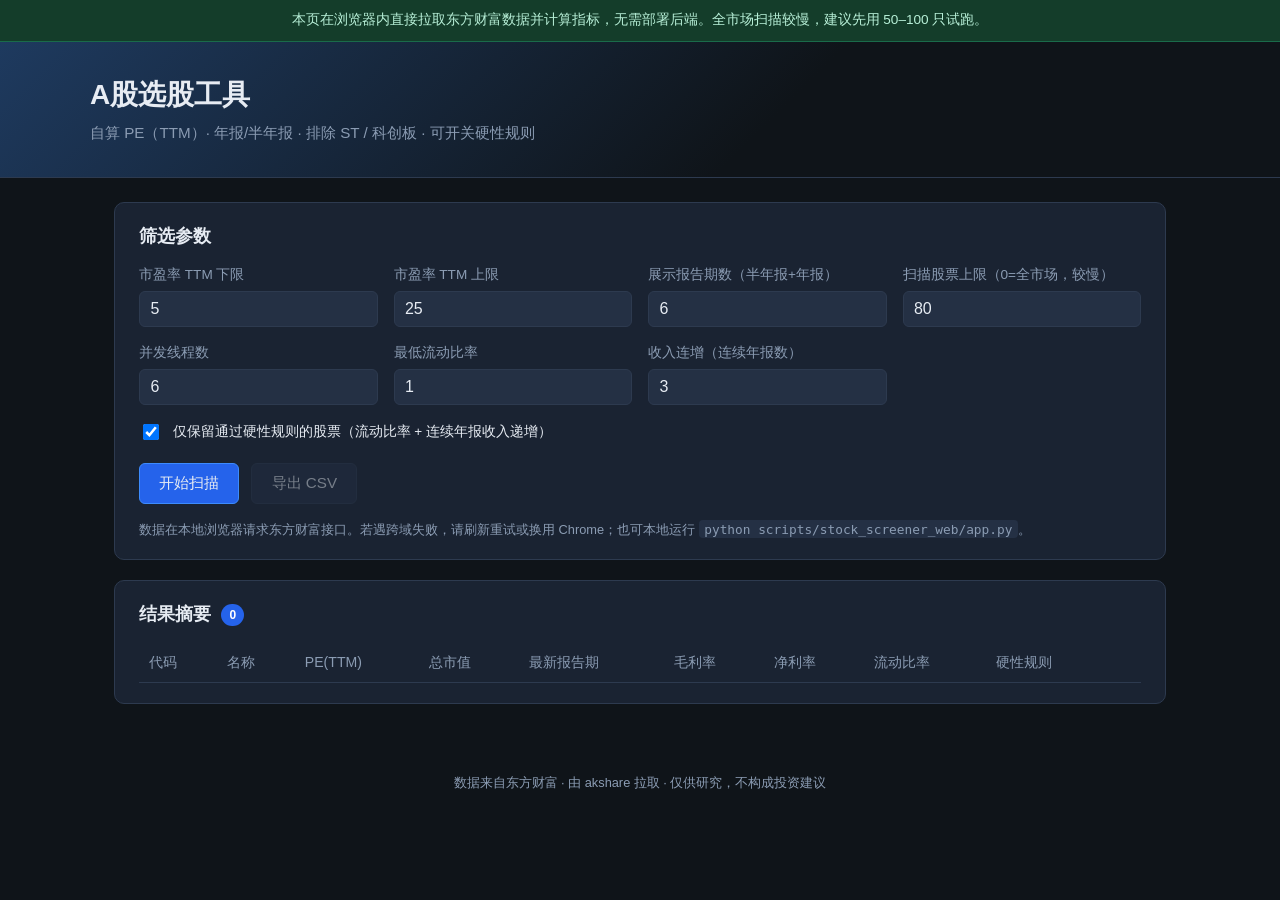
<file: docs/index.html>
<!DOCTYPE html>
<html lang="zh-CN">
<head>
  <meta charset="UTF-8" />
  <meta name="viewport" content="width=device-width, initial-scale=1" />
  <title>A股选股工具 · PE(TTM) + 财报指标</title>
  <link rel="stylesheet" href="style.css" />
</head>
<body>
  <div class="api-banner">
    本页在浏览器内直接拉取东方财富数据并计算指标，无需部署后端。全市场扫描较慢，建议先用 50–100 只试跑。
  </div>

  <header class="hero">
    <div class="hero-inner">
      <h1>A股选股工具</h1>
      <p class="subtitle">
        自算 PE（TTM）· 年报/半年报 · 排除 ST / 科创板 · 可开关硬性规则
      </p>
    </div>
  </header>

  <main class="container">
    <section class="card panel-form">
      <h2>筛选参数</h2>
      <form id="scanForm" class="form-grid">
        <label>
          <span>市盈率 TTM 下限</span>
          <input type="number" name="pe_min" value="5" step="0.1" min="0" />
        </label>
        <label>
          <span>市盈率 TTM 上限</span>
          <input type="number" name="pe_max" value="25" step="0.1" min="0" />
        </label>
        <label>
          <span>展示报告期数（半年报+年报）</span>
          <input type="number" name="periods" value="6" min="2" max="12" />
        </label>
        <label>
          <span>扫描股票上限（0=全市场，较慢）</span>
          <input type="number" name="limit" value="80" min="0" max="6000" />
        </label>
        <label>
          <span>并发线程数</span>
          <input type="number" name="max_workers" value="6" min="1" max="16" />
        </label>
        <label>
          <span>最低流动比率</span>
          <input type="number" name="min_current_ratio" value="1" step="0.1" min="0" />
        </label>
        <label>
          <span>收入连增（连续年报数）</span>
          <input type="number" name="revenue_growth_years" value="3" min="2" max="5" />
        </label>
        <label class="checkbox-row">
          <input type="checkbox" name="apply_hard_rules" checked />
          <span>仅保留通过硬性规则的股票（流动比率 + 连续年报收入递增）</span>
        </label>
      </form>
      <div class="actions">
        <button type="button" id="btnStart" class="btn primary">开始扫描</button>
        <button type="button" id="btnExport" class="btn" disabled>导出 CSV</button>
      </div>
      <p class="hint">
        数据在本地浏览器请求东方财富接口。若遇跨域失败，请刷新重试或换用 Chrome；也可本地运行
        <code>python scripts/stock_screener_web/app.py</code>。
      </p>
    </section>

    <section class="card panel-progress" id="progressPanel" hidden>
      <h2>扫描进度</h2>
      <div class="progress-bar"><div id="progressFill"></div></div>
      <p id="progressText" class="progress-text">准备中…</p>
    </section>

    <section class="card panel-summary">
      <h2>结果摘要 <span id="resultCount" class="badge">0</span></h2>
      <div class="table-wrap">
        <table id="summaryTable">
          <thead>
            <tr>
              <th>代码</th>
              <th>名称</th>
              <th>PE(TTM)</th>
              <th>总市值</th>
              <th>最新报告期</th>
              <th>毛利率</th>
              <th>净利率</th>
              <th>流动比率</th>
              <th>硬性规则</th>
              <th></th>
            </tr>
          </thead>
          <tbody></tbody>
        </table>
      </div>
    </section>

    <section class="card panel-detail" id="detailPanel" hidden>
      <h2>分期指标 <span id="detailTitle"></span></h2>
      <div class="table-wrap">
        <table id="detailTable">
          <thead>
            <tr>
              <th>报告期</th>
              <th>类型</th>
              <th>营业总收入</th>
              <th>营业总成本</th>
              <th>归母扣非净利润</th>
              <th>毛利润</th>
              <th>毛利率</th>
              <th>净利率</th>
              <th>流动资产</th>
              <th>流动负债</th>
              <th>流动比率</th>
            </tr>
          </thead>
          <tbody></tbody>
        </table>
      </div>
    </section>
  </main>

  <footer class="footer">
    <p>数据来自东方财富 · 由 akshare 拉取 · 仅供研究，不构成投资建议</p>
  </footer>
  <script src="config.js"></script>
  <script src="screener-core.js"></script>
  <script src="app.js"></script>
</body>
</html>
</file>
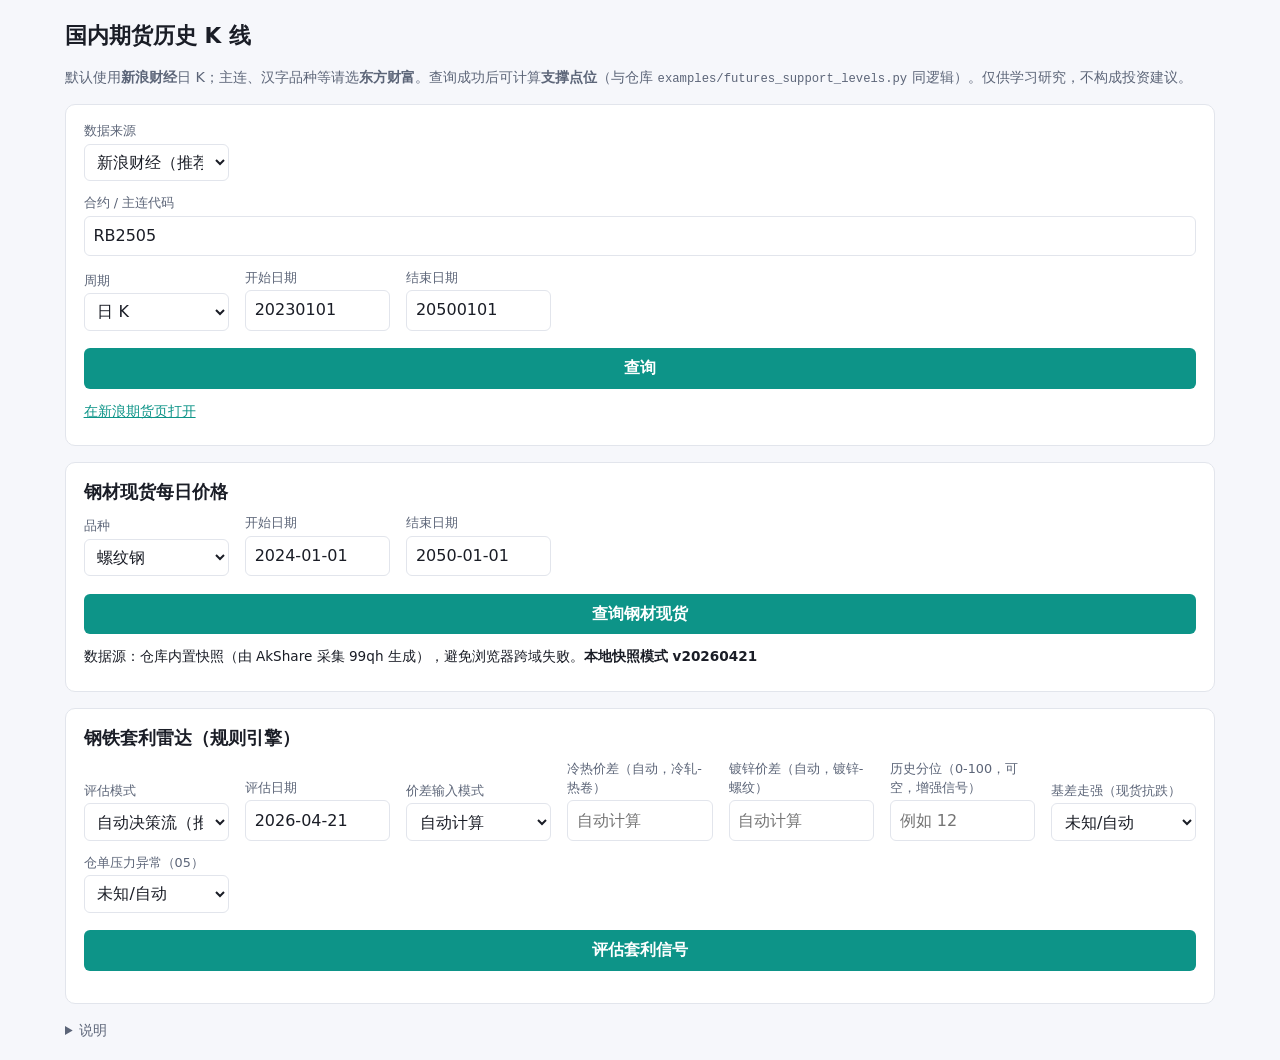
<file: docs/futures-tool/index.html>
<!DOCTYPE html>
<html lang="zh-CN">
<head>
  <meta charset="UTF-8" />
  <meta name="viewport" content="width=device-width, initial-scale=1" />
  <title>国内期货历史 K 线（静态页）</title>
  <style>
    :root {
      color-scheme: light dark;
      --bg: #f6f7fb;
      --card: #fff;
      --border: #e2e5ec;
      --text: #1a1d26;
      --muted: #5c6578;
      --accent: #0d9488;
      --err: #b91c1c;
    }
    @media (prefers-color-scheme: dark) {
      :root {
        --bg: #111318;
        --card: #1a1d24;
        --border: #2d3340;
        --text: #eef1f7;
        --muted: #9aa3b5;
        --accent: #2dd4bf;
        --err: #f87171;
      }
    }
    * { box-sizing: border-box; }
    body {
      margin: 0;
      font-family: "Segoe UI", system-ui, -apple-system, sans-serif;
      background: var(--bg);
      color: var(--text);
      line-height: 1.5;
      padding: 1.25rem;
    }
    .wrap { max-width: 1150px; margin: 0 auto; }
    h1 { font-size: 1.35rem; margin: 0 0 0.35rem; font-weight: 650; }
    h2 { font-size: 1.1rem; margin: 0 0 0.5rem; font-weight: 650; }
    .sub { color: var(--muted); font-size: 0.9rem; margin-bottom: 1rem; }
    .card {
      background: var(--card);
      border: 1px solid var(--border);
      border-radius: 10px;
      padding: 1rem 1.1rem;
      margin-bottom: 1rem;
    }
    label { display: block; font-size: 0.8rem; color: var(--muted); margin-bottom: 0.2rem; }
    .row {
      display: grid;
      grid-template-columns: repeat(auto-fill, minmax(140px, 1fr));
      gap: 0.75rem 1rem;
      align-items: end;
    }
    input, select, button {
      font: inherit;
      padding: 0.45rem 0.55rem;
      border-radius: 6px;
      border: 1px solid var(--border);
      background: var(--card);
      color: var(--text);
      width: 100%;
    }
    button.primary {
      grid-column: 1 / -1;
      background: var(--accent);
      color: #fff;
      border-color: transparent;
      font-weight: 600;
      cursor: pointer;
      margin-top: 0.35rem;
    }
    button.primary:disabled { opacity: 0.55; cursor: not-allowed; }
    .links { font-size: 0.85rem; margin-top: 0.75rem; }
    .links a { color: var(--accent); }
    #msg, #steelMsg { margin: 0.5rem 0; font-size: 0.9rem; white-space: pre-wrap; }
    #msg.err, #steelMsg.err { color: var(--err); }
    .table-wrap { overflow: auto; max-height: 62vh; border: 1px solid var(--border); border-radius: 8px; }
    table { border-collapse: collapse; width: 100%; font-size: 0.82rem; }
    th, td { padding: 0.35rem 0.5rem; border-bottom: 1px solid var(--border); text-align: right; white-space: nowrap; }
    th:first-child, td:first-child { text-align: left; position: sticky; left: 0; background: var(--card); z-index: 1; }
    thead th { position: sticky; top: 0; background: var(--card); z-index: 2; font-weight: 600; }
    code { font-size: 0.85em; }
    details { font-size: 0.85rem; color: var(--muted); margin-top: 0.75rem; }
    #supportCard dl { margin: 0; font-size: 0.9rem; }
    #supportCard dt { color: var(--muted); margin-top: 0.45rem; }
    #supportCard dt:first-child { margin-top: 0; }
    #supportCard dd { margin: 0.15rem 0 0 0; font-weight: 500; }
    .sent-bull { color: #15803d; }
    .sent-bear { color: var(--err); }
    .signal-green { color: #15803d; font-weight: 700; }
    .signal-red { color: var(--err); font-weight: 700; }
    .signal-yellow { color: #a16207; font-weight: 700; }
    .signal-blue { color: #1d4ed8; font-weight: 700; }
    .signal-gray { color: var(--muted); font-weight: 700; }
  </style>
</head>
<body>
  <div class="wrap">
    <h1>国内期货历史 K 线</h1>
    <p class="sub">默认使用<strong>新浪财经</strong>日 K；主连、汉字品种等请选<strong>东方财富</strong>。查询成功后可计算<strong>支撑点位</strong>（与仓库 <code>examples/futures_support_levels.py</code> 同逻辑）。仅供学习研究，不构成投资建议。</p>

    <div class="card">
      <div class="row">
        <div>
          <label for="provider">数据来源</label>
          <select id="provider">
            <option value="sina" selected>新浪财经（推荐）</option>
            <option value="eastmoney">东方财富</option>
          </select>
        </div>
        <div style="grid-column: 1 / -1;">
          <label for="symbol">合约 / 主连代码</label>
          <input id="symbol" value="RB2505" placeholder="新浪：RB2505、RB0；东财：rb2505、热卷主连" autocomplete="off" />
        </div>
        <div>
          <label for="period">周期</label>
          <select id="period">
            <option value="daily">日 K</option>
            <option value="weekly">周 K</option>
            <option value="monthly">月 K</option>
          </select>
        </div>
        <div>
          <label for="beg">开始日期</label>
          <input id="beg" maxlength="8" value="20230101" />
        </div>
        <div>
          <label for="end">结束日期</label>
          <input id="end" maxlength="8" value="20500101" />
        </div>
        <button type="button" class="primary" id="go">查询</button>
      </div>
      <div class="links">
        <a id="extlink" href="#" target="_blank" rel="noopener">打开行情页</a>
      </div>
      <p id="msg"></p>
    </div>

    <div class="card table-wrap" id="tableHost" hidden>
      <table>
        <thead id="dynThead"></thead>
        <tbody id="tbody"></tbody>
      </table>
    </div>

    <div class="card" id="supportCard" hidden>
      <h2>支撑点位（自动识别）</h2>
      <p class="sub" style="margin-bottom: 0.75rem;">参数：N1=10，N2=20，放量阈值 1.5×MA20，密集区 [Min_Low, Min_Low+15] 至少 5 日。以区间内<strong>最后一根 K 线为「今日」</strong>做收盘后判定。</p>
      <dl id="supportDl"></dl>
    </div>

    <div class="card">
      <h2>钢材现货每日价格</h2>
      <div class="row">
        <div>
          <label for="steelVariety">品种</label>
          <select id="steelVariety">
            <option value="螺纹钢" selected>螺纹钢</option>
          </select>
        </div>
        <div>
          <label for="steelBeg">开始日期</label>
          <input id="steelBeg" maxlength="10" value="2024-01-01" placeholder="YYYY-MM-DD" />
        </div>
        <div>
          <label for="steelEnd">结束日期</label>
          <input id="steelEnd" maxlength="10" value="2050-01-01" placeholder="YYYY-MM-DD" />
        </div>
        <button type="button" class="primary" id="steelGo">查询钢材现货</button>
      </div>
      <div class="links">数据源：仓库内置快照（由 AkShare 采集 99qh 生成），避免浏览器跨域失败。<strong>本地快照模式 v20260421</strong></div>
      <p id="steelMsg"></p>
    </div>

    <div class="card table-wrap" id="steelTableHost" hidden>
      <table>
        <thead>
          <tr><th>日期</th><th>期货收盘价</th><th>现货价格</th><th>基差</th></tr>
        </thead>
        <tbody id="steelTbody"></tbody>
      </table>
    </div>

    <div class="card">
      <h2>钢铁套利雷达（规则引擎）</h2>
      <div class="row">
        <div>
          <label for="arbStrategy">评估模式</label>
          <select id="arbStrategy">
            <option value="auto" selected>自动决策流（推荐）</option>
            <option value="cold_hot">仅冷卷策略</option>
            <option value="galv_rebar">仅镀锌策略</option>
          </select>
        </div>
        <div>
          <label for="arbDate">评估日期</label>
          <input id="arbDate" maxlength="10" value="2026-04-21" placeholder="YYYY-MM-DD" />
        </div>
        <div>
          <label for="arbSpreadMode">价差输入模式</label>
          <select id="arbSpreadMode">
            <option value="auto" selected>自动计算</option>
            <option value="manual">手动填入</option>
          </select>
        </div>
        <div>
          <label for="arbColdHotSpread">冷热价差（自动，冷轧-热卷）</label>
          <input id="arbColdHotSpread" value="" placeholder="自动计算" readonly />
        </div>
        <div>
          <label for="arbGalvRebarSpread">镀锌价差（自动，镀锌-螺纹）</label>
          <input id="arbGalvRebarSpread" value="" placeholder="自动计算" readonly />
        </div>
        <div>
          <label for="arbPct">历史分位（0-100，可空，增强信号）</label>
          <input id="arbPct" placeholder="例如 12" />
        </div>
        <div>
          <label for="arbBasisStrong">基差走强（现货抗跌）</label>
          <select id="arbBasisStrong">
            <option value="auto" selected>未知/自动</option>
            <option value="yes">是</option>
            <option value="no">否</option>
          </select>
        </div>
        <div>
          <label for="arbWarehouseStress">仓单压力异常（05）</label>
          <select id="arbWarehouseStress">
            <option value="auto" selected>未知/自动</option>
            <option value="yes">是</option>
            <option value="no">否</option>
          </select>
        </div>
        <button type="button" class="primary" id="arbGo">评估套利信号</button>
      </div>
      <p id="arbMsg"></p>
      <div class="table-wrap" id="arbHost" hidden>
        <table>
          <thead>
            <tr><th>策略</th><th>信号灯</th><th>方向建议</th><th>策略建议</th><th>触发原因</th><th>风控提示</th></tr>
          </thead>
          <tbody id="arbTbody"></tbody>
        </table>
      </div>
    </div>

    <details>
      <summary>说明</summary>
      <p>新浪源仅<strong>日 K</strong>。东财<strong>周/月 K</strong>下不运行支撑算法（算法按日线设计）。数据不足约 22 根时无法计算，请把开始日期往前调。</p>
      <p>合约、数据源、周期与日期在每次点击「查询」后写入浏览器 <strong>localStorage</strong>（本机），刷新页面会自动恢复；清除站点数据会丢失。</p>
    </details>
  </div>

  <script src="./steel_spot_daily.js"></script>
  <script>
(function () {
  const REDIS = "https://futsse-static.eastmoney.com/redis";
  const KLINE = "https://push2his.eastmoney.com/api/qt/stock/kline/get";
  const MAPS_KEY = "akshareFuturesEmMapsV1";
  const FORM_PREFS_KEY = "akFuturesToolFormPrefs";
  const periodMap = { daily: "101", weekly: "102", monthly: "103" };

  const THEAD_EM =
    "<tr><th>时间</th><th>开盘</th><th>最高</th><th>最低</th><th>收盘</th><th>涨跌</th><th>涨跌幅%</th><th>成交量</th><th>成交额</th><th>持仓量</th></tr>";
  const THEAD_SINA =
    "<tr><th>时间</th><th>开盘</th><th>最高</th><th>最低</th><th>收盘</th><th>成交量</th><th>持仓增减</th><th>结算参考</th></tr>";

  const $ = (id) => document.getElementById(id);
  const msg = $("msg");
  const tbody = $("tbody");
  const tableHost = $("tableHost");
  const dynThead = $("dynThead");
  const go = $("go");
  const extlink = $("extlink");
  const supportCard = $("supportCard");
  const supportDl = $("supportDl");
  const steelMsg = $("steelMsg");
  const steelGo = $("steelGo");
  const steelTableHost = $("steelTableHost");
  const steelTbody = $("steelTbody");
  const arbGo = $("arbGo");
  const arbMsg = $("arbMsg");
  const arbHost = $("arbHost");
  const arbTbody = $("arbTbody");
  const arbSpreadMode = $("arbSpreadMode");
  const STEEL_DATA_URL = "./steel_spot_daily.json";
  const STEEL_DATA_JS_GLOBAL = "__steelSpotSnapshot";
  const STEEL_FALLBACK_URLS = [
    "https://raw.githubusercontent.com/jameschen0304/akshare/main/docs/futures-tool/steel_spot_daily.json",
  ];
  let steelCache = null;

  function setMsg(text, isErr) {
    msg.textContent = text;
    msg.className = isErr ? "err" : "";
  }

  function hideSupport() {
    supportCard.hidden = true;
    supportDl.innerHTML = "";
  }

  function setSteelMsg(text, isErr) {
    steelMsg.textContent = text;
    steelMsg.className = isErr ? "err" : "";
  }

  function saveFormPrefs() {
    const payload = {
      symbol: $("symbol").value.trim(),
      provider: $("provider").value,
      period: $("period").value,
      beg: $("beg").value.trim(),
      end: $("end").value.trim(),
    };
    try {
      localStorage.setItem(FORM_PREFS_KEY, JSON.stringify(payload));
    } catch (e) {
      /* 隐私模式或配额 */
    }
  }

  function loadFormPrefs() {
    try {
      const raw = localStorage.getItem(FORM_PREFS_KEY);
      if (!raw) return;
      const p = JSON.parse(raw);
      if (typeof p.symbol === "string") $("symbol").value = p.symbol;
      if (p.provider === "sina" || p.provider === "eastmoney") $("provider").value = p.provider;
      if (p.period === "daily" || p.period === "weekly" || p.period === "monthly") {
        $("period").value = p.period;
      }
      if (typeof p.beg === "string" && /^\d{8}$/.test(p.beg)) $("beg").value = p.beg;
      if (typeof p.end === "string" && /^\d{8}$/.test(p.end)) $("end").value = p.end;
    } catch (e) {
      /* ignore */
    }
  }

  function emFutureUrl(codeTail) {
    const t = (codeTail || "").trim().toLowerCase();
    if (!t) return "#";
    return "https://quote.eastmoney.com/qihuo/" + encodeURIComponent(t) + ".html";
  }

  function sinaFutureUrl(sym) {
    const u = (sym || "").trim().toUpperCase();
    if (!/^[A-Z]{1,3}(\d{3,4}|0)$/.test(u)) return "#";
    return "https://finance.sina.com.cn/futures/quotes/" + u + ".shtml";
  }

  function updateExtLink() {
    const s = $("symbol").value.trim();
    const prov = $("provider").value;
    if (prov === "eastmoney") {
      const low = s.toLowerCase();
      if (/^[a-z]+\d+$/.test(low)) {
        extlink.href = emFutureUrl(low);
        extlink.textContent = "在东财期货页打开";
      } else {
        extlink.href = "#";
        extlink.textContent = "东财外链需小写英文合约（如 rb2505）";
      }
    } else {
      const up = s.toUpperCase();
      if (/^[A-Z]{1,3}(\d{3,4}|0)$/.test(up)) {
        extlink.href = sinaFutureUrl(up);
        extlink.textContent = "在新浪期货页打开";
      } else {
        extlink.href = "#";
        extlink.textContent = "新浪外链需大写合约（如 RB2505）";
      }
    }
  }

  loadFormPrefs();
  $("symbol").addEventListener("input", updateExtLink);
  $("provider").addEventListener("change", updateExtLink);
  updateExtLink();

  function buildMaps(all) {
    const c_contract_mkt = Object.create(null);
    const c_contract_to_e_contract = Object.create(null);
    const e_symbol_mkt = Object.create(null);
    const c_symbol_mkt = Object.create(null);
    for (const row of all) {
      if (row.name != null) c_contract_mkt[row.name] = row.mktid;
      if (row.name != null && row.code != null) c_contract_to_e_contract[row.name] = row.code;
      if (row.vcode != null) {
        const vc = String(row.vcode);
        e_symbol_mkt[vc] = row.mktid;
        e_symbol_mkt[vc.toLowerCase()] = row.mktid;
      }
      if (row.vname != null) c_symbol_mkt[row.vname] = row.mktid;
    }
    return { c_contract_mkt, c_contract_to_e_contract, e_symbol_mkt, c_symbol_mkt };
  }

  async function fetchAllExchangeSymbols() {
    const r0 = await fetch(REDIS + "?msgid=gnweb");
    if (!r0.ok) throw new Error("gnweb " + r0.status);
    const markets = await r0.json();
    if (!Array.isArray(markets)) throw new Error("markets 格式异常");
    const all = [];
    for (const item of markets) {
      const mid = String(item.mktid);
      const r1 = await fetch(REDIS + "?msgid=" + encodeURIComponent(mid));
      if (!r1.ok) continue;
      const batch1 = await r1.json();
      if (!Array.isArray(batch1)) continue;
      const n = batch1.length;
      for (let num = 1; num <= n; num++) {
        const r2 = await fetch(REDIS + "?msgid=" + encodeURIComponent(mid + "_" + num));
        if (!r2.ok) continue;
        const batch2 = await r2.json();
        if (Array.isArray(batch2)) {
          for (const row of batch2) all.push(row);
        }
      }
    }
    return all;
  }

  async function loadMaps() {
    const cached = sessionStorage.getItem(MAPS_KEY);
    if (cached) {
      try {
        return JSON.parse(cached);
      } catch (e) {
        sessionStorage.removeItem(MAPS_KEY);
      }
    }
    setMsg("正在从东财加载期货品种映射（仅首次较慢）…");
    const raw = await fetchAllExchangeSymbols();
    const maps = buildMaps(raw);
    try {
      sessionStorage.setItem(MAPS_KEY, JSON.stringify(maps));
    } catch (e) {
      /* ignore */
    }
    return maps;
  }

  function resolveSecId(rawSymbol, maps) {
    const symbol = rawSymbol.trim();
    const { c_contract_mkt, c_contract_to_e_contract, e_symbol_mkt, c_symbol_mkt } = maps;
    if (
      Object.prototype.hasOwnProperty.call(c_contract_mkt, symbol) &&
      Object.prototype.hasOwnProperty.call(c_contract_to_e_contract, symbol)
    ) {
      return c_contract_mkt[symbol] + "." + c_contract_to_e_contract[symbol];
    }
    const m = symbol.match(/^([\u4e00-\u9fa5a-zA-Z]+)(\d+)$/);
    if (!m) {
      throw new Error(
        "无法解析代码。请使用字母连续合约（如 rb2505）或「品种汉字+到期月」如 沪铜2605，或主连名称如 热卷主连。"
      );
    }
    const symbolChar = m[1];
    const isAllChinese = /^[\u4e00-\u9fa5]+$/.test(symbolChar);
    if (isAllChinese) {
      const mk = c_symbol_mkt[symbolChar];
      if (mk == null) throw new Error("未知品种汉字：" + symbolChar);
      return mk + "." + symbol;
    }
    const mk = e_symbol_mkt[symbolChar.toLowerCase()];
    if (mk == null) throw new Error("未知品种代码：" + symbolChar);
    const tail = symbol.replace(/\s+/g, "").toLowerCase();
    return mk + "." + tail;
  }

  function toCompactDate(cell) {
    const d = new Date(String(cell).replace(/-/g, "/"));
    if (Number.isNaN(d.getTime())) return "";
    const y = d.getFullYear();
    const mo = String(d.getMonth() + 1).padStart(2, "0");
    const da = String(d.getDate()).padStart(2, "0");
    return y + mo + da;
  }

  function normalizeDateDash(s) {
    const t = String(s || "").trim();
    if (!/^\d{4}-\d{2}-\d{2}$/.test(t)) return "";
    return t;
  }

  // 钢材现货快照的 date 字段历史上存在两种格式：
  // - YYYY-MM-DD
  // - YYYYMMDD
  // 前端筛选必须统一到同一种格式再做比较，否则会出现“只到 2025-12-31”的现象。
  function normalizeSteelDate8(s) {
    const t = String(s || "").trim();
    if (/^\d{8}$/.test(t)) return t;
    if (/^\d{4}-\d{2}-\d{2}$/.test(t)) return t.replace(/-/g, "");
    return "";
  }

  function fmtBasis(v) {
    if (v == null || Number.isNaN(v)) return "";
    return Number(v).toFixed(2).replace(/\.?0+$/, "");
  }

  function monthFromDateText(s) {
    const m = String(s || "").match(/^(\d{4})-(\d{2})-(\d{2})$/);
    if (!m) return null;
    return parseInt(m[2], 10);
  }

  function toNumOrNull(v) {
    const s = String(v == null ? "" : v).trim();
    if (!s) return null;
    const n = Number(s);
    return Number.isFinite(n) ? n : null;
  }

  function pickSymbolByKeywords(symbolsObj, keywords) {
    const names = Object.keys(symbolsObj || {});
    for (let i = 0; i < names.length; i++) {
      const nm = names[i];
      for (let j = 0; j < keywords.length; j++) {
        if (nm.indexOf(keywords[j]) >= 0) return nm;
      }
    }
    return null;
  }

  function valueByDate(rows, dateText) {
    if (!Array.isArray(rows)) return null;
    const d8 = String(dateText || "").replace(/-/g, "");
    for (let i = rows.length - 1; i >= 0; i--) {
      const r = rows[i] || {};
      const rd8 = String(r.date || "").replace(/-/g, "");
      if (rd8 === d8) {
        const v = Number(r.fp);
        return Number.isFinite(v) ? v : null;
      }
    }
    return null;
  }

  function computeAutoSpreads(symbolsObj, dateText) {
    // Strict mode: only use true semantic symbols.
    const coldProd = pickSymbolByKeywords(symbolsObj, ["冷轧", "冷卷", "冷板"]);
    const coldRaw = pickSymbolByKeywords(symbolsObj, ["热轧", "热卷", "热轧卷板"]);
    const galvProd = pickSymbolByKeywords(symbolsObj, ["镀锌"]);
    const galvRaw = pickSymbolByKeywords(symbolsObj, ["螺纹", "螺纹钢"]);

    const coldProdVal = coldProd ? valueByDate(symbolsObj[coldProd], dateText) : null;
    const coldRawVal = coldRaw ? valueByDate(symbolsObj[coldRaw], dateText) : null;
    const galvProdVal = galvProd ? valueByDate(symbolsObj[galvProd], dateText) : null;
    const galvRawVal = galvRaw ? valueByDate(symbolsObj[galvRaw], dateText) : null;

    const coldHotSpread =
      coldProd &&
      coldRaw &&
      coldProd !== coldRaw &&
      Number.isFinite(coldProdVal) &&
      Number.isFinite(coldRawVal)
        ? coldProdVal - coldRawVal
        : null;
    const galvRebarSpread =
      galvProd &&
      galvRaw &&
      galvProd !== galvRaw &&
      Number.isFinite(galvProdVal) &&
      Number.isFinite(galvRawVal)
        ? galvProdVal - galvRawVal
        : null;

    return {
      coldHotSpread: coldHotSpread,
      galvRebarSpread: galvRebarSpread,
      coldPair: coldProd && coldRaw ? (coldProd + " - " + coldRaw) : "缺少冷轧/热卷数据",
      galvPair: galvProd && galvRaw ? (galvProd + " - " + galvRaw) : "缺少镀锌/螺纹数据",
    };
  }

  function setArbMsg(text, isErr) {
    arbMsg.textContent = text;
    arbMsg.className = isErr ? "err" : "";
  }

  function applySpreadModeUi() {
    const manual = arbSpreadMode.value === "manual";
    const coldInput = $("arbColdHotSpread");
    const galvInput = $("arbGalvRebarSpread");
    coldInput.readOnly = !manual;
    galvInput.readOnly = !manual;
    if (manual) {
      coldInput.placeholder = "手动输入冷热价差";
      galvInput.placeholder = "手动输入镀锌价差";
    } else {
      coldInput.placeholder = "自动计算";
      galvInput.placeholder = "自动计算";
    }
  }

  function signalCell(signal) {
    if (signal === "green") return "<span class=\"signal-green\">绿色</span>";
    if (signal === "red") return "<span class=\"signal-red\">红色</span>";
    if (signal === "blue") return "<span class=\"signal-blue\">蓝色</span>";
    if (signal === "gray") return "<span class=\"signal-gray\">灰色</span>";
    return "<span class=\"signal-yellow\">黄色</span>";
  }

  function evaluateArbRule(input) {
    const reasons = [];
    const risks = [];
    let signal = "gray";
    let direction = "观望";
    let advice = "当前无强触发条件。";

    const strategy = input.ruleKey;
    const m = input.month;
    const sp = input.spread;
    const pct = input.percentile;
    const basisStrong = input.basisStrong;
    const warehouseStress = input.warehouseStress;

    if (strategy === "cold_hot") {
      direction = "正套（买冷轧 / 卖热卷）";
      if (m != null && m >= 6 && m <= 7 && sp != null && sp <= 350) {
        signal = "green";
        advice = "冷卷正套入场信号成立。";
        reasons.push("6-7月建仓窗口");
        reasons.push("冷热价差<=350");
      }
      if (m != null && m >= 10 && m <= 12 && sp != null && sp >= 550) {
        signal = "red";
        advice = "冷卷正套止盈信号成立。";
        reasons.push("10-12月止盈窗口");
        reasons.push("冷热价差>=550");
      }
      if (m != null && m >= 6 && m <= 7 && sp != null && sp > 450) {
        signal = "yellow";
        advice = "正套空间不足，建议暂缓入场。";
        risks.push("建仓窗口内价差过高(>450)");
      }
    } else if (strategy === "galv_rebar") {
      direction = "正套或反套（镀锌-螺纹）";
      if ((m === 1 || m === 2) && sp != null && sp <= 750) {
        signal = "green";
        direction = "正套（买镀锌 / 卖螺纹）";
        advice = "镀锌正套入场信号成立。";
        reasons.push("春节前后季节窗口");
        reasons.push("镀锌价差<=750");
      }
      if (m === 5 && input.day != null && input.day >= 10 && input.day <= 20 && sp != null && sp >= 1000) {
        signal = "red";
        direction = "正套止盈";
        advice = "镀锌正套止盈信号成立。";
        reasons.push("5月中旬止盈窗口");
        reasons.push("镀锌价差>=1000");
      }
      if (m === 6 && sp != null && sp >= 1000) {
        signal = "blue";
        direction = "反套（卖镀锌 / 买螺纹）";
        advice = "镀锌反套入场信号成立。";
        reasons.push("6月淡季窗口");
        reasons.push("镀锌价差>=1000");
      }
    }

    // 基差与分位仅作增强提示，不改写主信号（严格按预设时间+价差逻辑）。
    if (basisStrong === true && strategy === "galv_rebar") reasons.push("基差走强（增强项）");

    if (warehouseStress === true && signal === "blue") {
      signal = "yellow";
      advice = "仓单压力异常触发一票否决，反套暂缓。";
      risks.push("原料端过剩可能继续下行，反套风险高");
    }

    if (pct != null) {
      if (pct <= 10) reasons.push("历史分位低（<=10%，增强项）");
      if (pct >= 90) reasons.push("历史分位高（>=90%，增强项）");
    }

    return {
      signal: signal,
      direction: direction,
      advice: advice,
      reasons: reasons.length ? reasons.join("；") : "—",
      risks: risks.length ? risks.join("；") : "—",
    };
  }

  async function runArbRadar() {
    const strategy = $("arbStrategy").value;
    const dateText = $("arbDate").value.trim();
    const dateParts = String(dateText).match(/^(\d{4})-(\d{2})-(\d{2})$/);
    const month = monthFromDateText(dateText);
    const day = dateParts ? parseInt(dateParts[3], 10) : null;
    const percentile = toNumOrNull($("arbPct").value.trim());
    const basisStrongSel = $("arbBasisStrong").value;
    const warehouseSel = $("arbWarehouseStress").value;

    if (month == null) {
      setArbMsg("评估日期格式应为 YYYY-MM-DD。", true);
      arbHost.hidden = true;
      return;
    }
    if (percentile != null && (percentile < 0 || percentile > 100)) {
      setArbMsg("历史分位需在 0-100 之间。", true);
      arbHost.hidden = true;
      return;
    }

    let auto;
    let coldHotSpread = null;
    let galvRebarSpread = null;
    const spreadModeText = arbSpreadMode.options[arbSpreadMode.selectedIndex]
      ? String(arbSpreadMode.options[arbSpreadMode.selectedIndex].textContent || "")
      : "";
    const manualMode = arbSpreadMode.value === "manual" || spreadModeText.indexOf("手动") >= 0;

    if (manualMode) {
      coldHotSpread = toNumOrNull($("arbColdHotSpread").value.trim());
      galvRebarSpread = toNumOrNull($("arbGalvRebarSpread").value.trim());
      auto = {
        coldPair: "手动输入",
        galvPair: "手动输入",
      };
      if ((strategy === "auto" || strategy === "cold_hot") && coldHotSpread == null) {
        setArbMsg("手动模式下请填写冷热价差。", true);
        arbHost.hidden = true;
        return;
      }
      if ((strategy === "auto" || strategy === "galv_rebar") && galvRebarSpread == null) {
        setArbMsg("手动模式下请填写镀锌价差。", true);
        arbHost.hidden = true;
        return;
      }
    } else {
      try {
        const symbols = await loadSteelSnapshot();
        auto = computeAutoSpreads(symbols, dateText);
      } catch (e) {
        setArbMsg("无法加载快照，自动计算失败：" + (e.message || String(e)), true);
        arbHost.hidden = true;
        return;
      }
      $("arbColdHotSpread").value = auto.coldHotSpread == null ? "" : fmtBasis(auto.coldHotSpread);
      $("arbGalvRebarSpread").value = auto.galvRebarSpread == null ? "" : fmtBasis(auto.galvRebarSpread);
      coldHotSpread = auto.coldHotSpread;
      galvRebarSpread = auto.galvRebarSpread;
    }

    const basisStrong = basisStrongSel === "yes" ? true : basisStrongSel === "no" ? false : null;
    const warehouseStress = warehouseSel === "yes" ? true : warehouseSel === "no" ? false : null;
    const rows = [];

    if (strategy === "auto" || strategy === "cold_hot") {
      const r1 = evaluateArbRule({
        ruleKey: "cold_hot",
        month: month,
        day: day,
        spread: coldHotSpread,
        percentile: percentile,
        basisStrong: basisStrong,
        warehouseStress: warehouseStress,
      });
      rows.push(
        "<tr><td>冷卷策略</td><td>" + signalCell(r1.signal) + "</td><td>" +
        r1.direction + "</td><td>" + r1.advice + "</td><td>" +
        ("价差来源: " + auto.coldPair + "；" + r1.reasons) + "</td><td>" + r1.risks + "</td></tr>"
      );
    }

    if (strategy === "auto" || strategy === "galv_rebar") {
      const r2 = evaluateArbRule({
        ruleKey: "galv_rebar",
        month: month,
        day: day,
        spread: galvRebarSpread,
        percentile: percentile,
        basisStrong: basisStrong,
        warehouseStress: warehouseStress,
      });
      rows.push(
        "<tr><td>镀锌策略</td><td>" + signalCell(r2.signal) + "</td><td>" +
        r2.direction + "</td><td>" + r2.advice + "</td><td>" +
        ("价差来源: " + auto.galvPair + "；" + r2.reasons) + "</td><td>" + r2.risks + "</td></tr>"
      );
    }

    if (!rows.length) {
      setArbMsg("未生成信号，请检查输入。", true);
      arbHost.hidden = true;
      return;
    }
    if (!manualMode && (coldHotSpread == null || galvRebarSpread == null)) {
      setArbMsg(
        "评估完成：" +
          dateText +
          "。当前快照缺少部分核心品种（冷轧/热卷或镀锌/螺纹），对应价差未计算。",
        true
      );
    } else {
      if (manualMode) {
        setArbMsg("评估完成：" + dateText + "。[手动模式] 已按手动输入价差输出信号。");
      } else {
        setArbMsg("评估完成：" + dateText + "。[自动模式] 已自动填充冷热/镀锌价差并输出信号。");
      }
    }
    arbTbody.innerHTML = rows.join("");
    arbHost.hidden = false;
  }

  async function loadSteelSnapshot() {
    if (steelCache) return steelCache;
    const inline = window[STEEL_DATA_JS_GLOBAL];
    if (inline && inline.symbols) {
      steelCache = inline.symbols;
      return steelCache;
    }
    const tryUrls = [STEEL_DATA_URL + "?_=" + Date.now()].concat(
      STEEL_FALLBACK_URLS.map(function (u) {
        return u + "?_=" + Date.now();
      })
    );
    let lastErr = null;
    for (let i = 0; i < tryUrls.length; i++) {
      try {
        const res = await fetch(tryUrls[i]);
        if (!res.ok) {
          lastErr = new Error("HTTP " + res.status);
          continue;
        }
        const data = await res.json();
        const symbols = (data && data.symbols) || {};
        steelCache = symbols;
        return steelCache;
      } catch (e) {
        lastErr = e;
      }
    }
    throw new Error("加载钢材快照失败: " + (lastErr && lastErr.message ? lastErr.message : "未知错误"));
  }

  async function initSteelVarietyOptions() {
    try {
      const symbols = await loadSteelSnapshot();
      const sel = $("steelVariety");
      sel.innerHTML = "";
      const names = Object.keys(symbols).filter(function (k) {
        return Array.isArray(symbols[k]) && symbols[k].length > 0;
      });
      if (!names.length) {
        const op = document.createElement("option");
        op.value = "";
        op.textContent = "暂无可用品种";
        sel.appendChild(op);
        steelGo.disabled = true;
        setSteelMsg("钢材快照为空，请稍后更新数据文件。", true);
        return;
      }
      for (let i = 0; i < names.length; i++) {
        const op = document.createElement("option");
        op.value = names[i];
        op.textContent = names[i];
        sel.appendChild(op);
      }
    } catch (e) {
      steelGo.disabled = true;
      setSteelMsg("初始化失败：" + (e.message || String(e)), true);
    }
  }

  async function runSteelQuery() {
    const variety = $("steelVariety").value;
    const beg8 = normalizeSteelDate8($("steelBeg").value);
    const end8 = normalizeSteelDate8($("steelEnd").value);
    if (!beg8 || !end8) {
      setSteelMsg("日期格式需为 YYYY-MM-DD 或 YYYYMMDD。", true);
      steelTableHost.hidden = true;
      return;
    }
    steelGo.disabled = true;
    steelTableHost.hidden = true;
    steelTbody.replaceChildren();
    setSteelMsg("正在请求钢材现货走势…");
    try {
      const symbols = await loadSteelSnapshot();
      const allRows = symbols[variety] || [];
      const rows = allRows.filter(function (r) {
        if (!r) return false;
        const d8 = normalizeSteelDate8(r.date);
        return d8 && d8 >= beg8 && d8 <= end8;
      });
      if (!allRows.length) {
        setSteelMsg("该品种暂无快照数据。", true);
        steelGo.disabled = false;
        return;
      }
      if (!rows.length) {
        setSteelMsg("未返回数据，请调整品种或日期区间。", true);
        steelGo.disabled = false;
        return;
      }
      const frag = document.createDocumentFragment();
      for (let i = 0; i < rows.length; i++) {
        const r = rows[i] || {};
        const tr = document.createElement("tr");
        const fp = Number(r.fp);
        const sp = Number(r.sp);
        const basis = Number.isFinite(sp) && Number.isFinite(fp) ? sp - fp : null;
        const cells = [r.date, r.fp, r.sp, fmtBasis(basis)];
        for (let j = 0; j < cells.length; j++) {
          const td = document.createElement("td");
          td.textContent = cells[j] != null ? String(cells[j]) : "";
          tr.appendChild(td);
        }
        frag.appendChild(tr);
      }
      steelTbody.appendChild(frag);
      steelTableHost.hidden = false;
      setSteelMsg(variety + " 区间内 " + rows.length + " 条（快照总计 " + allRows.length + " 条）。");
    } catch (e) {
      setSteelMsg("请求失败：" + (e.message || String(e)), true);
      steelTableHost.hidden = true;
    } finally {
      steelGo.disabled = false;
    }
  }

  function sinaTypeFromEndYmd(end8) {
    return end8.slice(0, 4) + "_" + end8.slice(4, 6) + "_" + end8.slice(6, 8);
  }

  function loadSinaDailyJsonp(symUpper, typeParam) {
    const nm = "sinaFut" + Date.now();
    return new Promise(function (resolve, reject) {
      const s = document.createElement("script");
      s.onerror = function () {
        reject(new Error("新浪脚本加载失败"));
      };
      s.onload = function () {
        try {
          const v = window[nm];
          try {
            delete window[nm];
          } catch (e1) {
            window[nm] = undefined;
          }
          if (!v) reject(new Error("新浪返回空数据"));
          else resolve(v);
        } catch (e) {
          reject(e);
        }
      };
      const base =
        "https://stock2.finance.sina.com.cn/futures/api/jsonp.php/var%20" +
        encodeURIComponent(nm) +
        "=/InnerFuturesNewService.getDailyKLine";
      s.src =
        base +
        "?symbol=" +
        encodeURIComponent(symUpper) +
        "&type=" +
        encodeURIComponent(typeParam) +
        "&_=" +
        Date.now();
      document.head.appendChild(s);
    });
  }

  /**
   * 与 examples/futures_support_levels.py 一致：日线 OHLCV，最后一根为「今日」。
   */
  function computeSupportLevels(rows, n1, n2, tVol, densityRange, densityMin) {
    const need = Math.max(n1, n2) + 2;
    if (rows.length < need) {
      return { ok: false, reason: "区间内仅 " + rows.length + " 根K线，需至少约 " + need + " 根（请把开始日期往前调）。" };
    }
    const today = rows[rows.length - 1];
    const lowsN1 = rows.slice(-n1).map(function (r) {
      return r.low;
    });
    const minLow = Math.min.apply(null, lowsN1);
    let densityCnt = 0;
    for (let i = 0; i < lowsN1.length; i++) {
      const lo = lowsN1[i];
      if (lo >= minLow && lo <= minLow + densityRange) densityCnt++;
    }
    const densityOk = densityCnt >= densityMin;
    const level2 = densityOk ? minLow : null;

    const priorHighSlice = rows.slice(-(n1 + 1), -1);
    const maxHigh = Math.max.apply(
      null,
      priorHighSlice.map(function (r) {
        return r.high;
      })
    );
    const level1Res = today.close > maxHigh ? maxHigh : null;

    const priorVolSlice = rows.slice(-(n2 + 1), -1);
    const sumV = priorVolSlice.reduce(function (a, r) {
      return a + r.volume;
    }, 0);
    const ma20 = sumV / priorVolSlice.length;
    const dynamic = today.volume > ma20 * tVol ? today.low : null;

    const parts = [];
    if (level1Res != null) parts.push(level1Res);
    if (dynamic != null) parts.push(dynamic);
    const level1 = parts.length ? Math.max.apply(null, parts) : null;

    let sentiment = "未触发文档中的多空情绪模板，请结合 Level_1/Level_2 人工判断。";
    let sentClass = "";
    if (level1 != null && today.close > level1 && today.volume > ma20) {
      sentiment = "放量突破，上行通道开启，建议买入/持仓";
      sentClass = "sent-bull";
    } else if (level1 != null && today.close < level1) {
      sentiment = "短期趋势走弱，回踩第二支撑位";
      sentClass = "sent-bear";
    }

    return {
      ok: true,
      level1: level1,
      level2: level2,
      level1Res: level1Res,
      dynamic: dynamic,
      module1MinLow: minLow,
      densityCnt: densityCnt,
      densityOk: densityOk,
      ma20: ma20,
      todayClose: today.close,
      todayVol: today.volume,
      sentiment: sentiment,
      sentClass: sentClass,
      priorMaxHigh: maxHigh,
    };
  }

  function renderSupportPanel(res, periodLabel) {
    if (!res.ok) {
      supportDl.innerHTML =
        "<dt>无法计算</dt><dd>" +
        (res.reason || "未知原因") +
        "</dd><dt>说明</dt><dd>周/月K或未选日线时，本页不套用日线支撑规则。</dd>";
      supportCard.hidden = false;
      return;
    }
    const fmt = function (x) {
      return x == null ? "—" : Number(x).toFixed(4).replace(/\.?0+$/, "");
    };
    const h =
      "<dt>Level_1 Support（第一支撑）</dt><dd>" +
      fmt(res.level1) +
      "（max(压力转支撑, 动态资金位)）</dd>" +
      "<dt>　· 压力转支撑（前10日不含今日 Max_High，今收突破）</dt><dd>" +
      fmt(res.level1Res) +
      "，前高=" +
      fmt(res.priorMaxHigh) +
      "</dd>" +
      "<dt>　· 动态资金位（今量&gt;1.5×MA20 时取今日最低）</dt><dd>" +
      fmt(res.dynamic) +
      "</dd>" +
      "<dt>Level_2 Support（绝对支撑）</dt><dd>" +
      fmt(res.level2) +
      (res.level2 == null ? "（密集区未达标）" : "") +
      "</dd>" +
      "<dt>模块一</dt><dd>10日 Min_Low=" +
      fmt(res.module1MinLow) +
      "，[Min_Low, Min_Low+15] 命中 " +
      res.densityCnt +
      " 天" +
      (res.densityOk ? "（达标）" : "（未达标）") +
      "</dd>" +
      "<dt>MA20 成交量（不含今日）</dt><dd>" +
      fmt(res.ma20) +
      "；今日成交量=" +
      fmt(res.todayVol) +
      "</dd>" +
      "<dt>市场情绪</dt><dd class=\"" +
      res.sentClass +
      "\">" +
      res.sentiment +
      "</dd>" +
      "<dt>周期</dt><dd>" +
      periodLabel +
      "</dd>";
    supportDl.innerHTML = h;
    supportCard.hidden = false;
  }

  function maybeRenderSupport(normRows, period) {
    if (period !== "daily") {
      renderSupportPanel(
        {
          ok: false,
          reason: "当前为周K或月K；支撑算法仅按日线设计，已跳过计算。请改选「日 K」后重新查询。",
        },
        period
      );
      return;
    }
    const r = computeSupportLevels(normRows, 10, 20, 1.5, 15, 5);
    renderSupportPanel(r, "日 K");
  }

  async function runQuery() {
    const symbolRaw = $("symbol").value.trim();
    const beg = $("beg").value.trim();
    const end = $("end").value.trim();
    const period = $("period").value;
    const provider = $("provider").value;

    saveFormPrefs();

    hideSupport();
    if (!symbolRaw) {
      setMsg("请输入合约或主连名称。", true);
      tableHost.hidden = true;
      return;
    }
    if (!/^\d{8}$/.test(beg) || !/^\d{8}$/.test(end)) {
      setMsg("日期须为 8 位数字，例如 20240101。", true);
      tableHost.hidden = true;
      return;
    }

    go.disabled = true;
    tableHost.hidden = true;
    tbody.replaceChildren();

    try {
      if (provider === "sina") {
        if (period !== "daily") {
          setMsg("新浪源仅支持日 K；请改选「日 K」或改用东方财富。", true);
          go.disabled = false;
          return;
        }
        dynThead.innerHTML = THEAD_SINA;
        const sym = symbolRaw.toUpperCase();
        if (!/^[A-Z]{1,3}(\d{3,4}|0)$/.test(sym)) {
          setMsg("新浪源仅支持大写英文合约（如 RB2505、CU2605）或主力 RB0，不含汉字主连。", true);
          go.disabled = false;
          return;
        }
        setMsg("正在通过新浪 JSONP 请求日 K…");
        const typeParam = sinaTypeFromEndYmd(end);
        const arr = await loadSinaDailyJsonp(sym, typeParam);
        if (!Array.isArray(arr) || !arr.length) {
          setMsg("新浪未返回数据，请检查合约代码。", true);
          go.disabled = false;
          return;
        }
        const sorted = arr.slice().sort(function (a, b) {
          return String(a.d).localeCompare(String(b.d));
        });
        const normRows = [];
        const frag = document.createDocumentFragment();
        let cnt = 0;
        for (let i = 0; i < sorted.length; i++) {
          const o = sorted[i];
          const compact = toCompactDate(o.d);
          if (compact && (compact < beg || compact > end)) continue;
          normRows.push({
            date: o.d,
            open: parseFloat(o.o),
            high: parseFloat(o.h),
            low: parseFloat(o.l),
            close: parseFloat(o.c),
            volume: parseFloat(o.v),
          });
          const tr = document.createElement("tr");
          const cells = [o.d, o.o, o.h, o.l, o.c, o.v, o.p, o.s];
          for (let j = 0; j < cells.length; j++) {
            const td = document.createElement("td");
            td.textContent = cells[j] != null ? String(cells[j]) : "";
            tr.appendChild(td);
          }
          frag.appendChild(tr);
          cnt++;
        }
        tbody.appendChild(frag);
        tableHost.hidden = false;
        setMsg("新浪源共 " + cnt + " 条（type=" + typeParam + "）。");
        maybeRenderSupport(normRows, "daily");
      } else {
        dynThead.innerHTML = THEAD_EM;
        let maps;
        try {
          maps = await loadMaps();
        } catch (e) {
          setMsg("加载东财品种映射失败。若东财域名不可用，请改用「新浪财经」。", true);
          go.disabled = false;
          return;
        }
        let secid;
        try {
          secid = resolveSecId(symbolRaw, maps);
        } catch (e) {
          setMsg(e.message || String(e), true);
          go.disabled = false;
          return;
        }
        const params = new URLSearchParams({
          secid: String(secid),
          klt: periodMap[period],
          fqt: "1",
          lmt: "10000",
          end: "20500000",
          iscca: "1",
          fields1: "f1,f2,f3,f4,f5,f6,f7,f8",
          fields2: "f51,f52,f53,f54,f55,f56,f57,f58,f59,f60,f61,f62,f63,f64",
          ut: "7eea3edcaed734bea9cbfc24409ed989",
          forcect: "1",
        });
        const url = KLINE + "?" + params.toString();
        setMsg("正在请求东财 K 线…");
        const res = await fetch(url);
        if (!res.ok) throw new Error("HTTP " + res.status);
        const data = await res.json();
        const klines = data && data.data && data.data.klines;
        if (!klines || !klines.length) {
          setMsg("未返回数据：请确认代码、周期是否正确。", true);
          go.disabled = false;
          return;
        }
        const normRows = [];
        for (let i = 0; i < klines.length; i++) {
          const p = klines[i].split(",");
          if (p.length < 14) continue;
          const compact = toCompactDate(p[0]);
          if (!compact) continue;
          if (compact < beg || compact > end) continue;
          normRows.push({
            date: p[0],
            open: parseFloat(p[1]),
            close: parseFloat(p[2]),
            high: parseFloat(p[3]),
            low: parseFloat(p[4]),
            volume: parseFloat(p[5]),
            _p: p,
          });
        }
        normRows.sort(function (a, b) {
          return toCompactDate(a.date).localeCompare(toCompactDate(b.date));
        });
        const frag = document.createDocumentFragment();
        let cnt = 0;
        for (let i = 0; i < normRows.length; i++) {
          const p = normRows[i]._p;
          const tr = document.createElement("tr");
          const cells = [p[0], p[1], p[3], p[4], p[2], p[9], p[8], p[5], p[6], p[12]];
          for (let j = 0; j < cells.length; j++) {
            const td = document.createElement("td");
            td.textContent = cells[j];
            tr.appendChild(td);
          }
          frag.appendChild(tr);
          cnt++;
        }
        for (let i = 0; i < normRows.length; i++) {
          delete normRows[i]._p;
        }
        tbody.appendChild(frag);
        tableHost.hidden = false;
        setMsg("东财源共 " + cnt + " 条。secid=" + secid);
        maybeRenderSupport(normRows, period);
      }
    } catch (e) {
      setMsg("请求失败：" + (e.message || String(e)) + " — 可尝试切换数据来源。", true);
      hideSupport();
    } finally {
      go.disabled = false;
    }
  }

  go.addEventListener("click", runQuery);
  steelGo.addEventListener("click", runSteelQuery);
  arbGo.addEventListener("click", runArbRadar);
  arbSpreadMode.addEventListener("change", applySpreadModeUi);
  applySpreadModeUi();
  initSteelVarietyOptions();
})();
  </script>
</body>
</html>
</file>
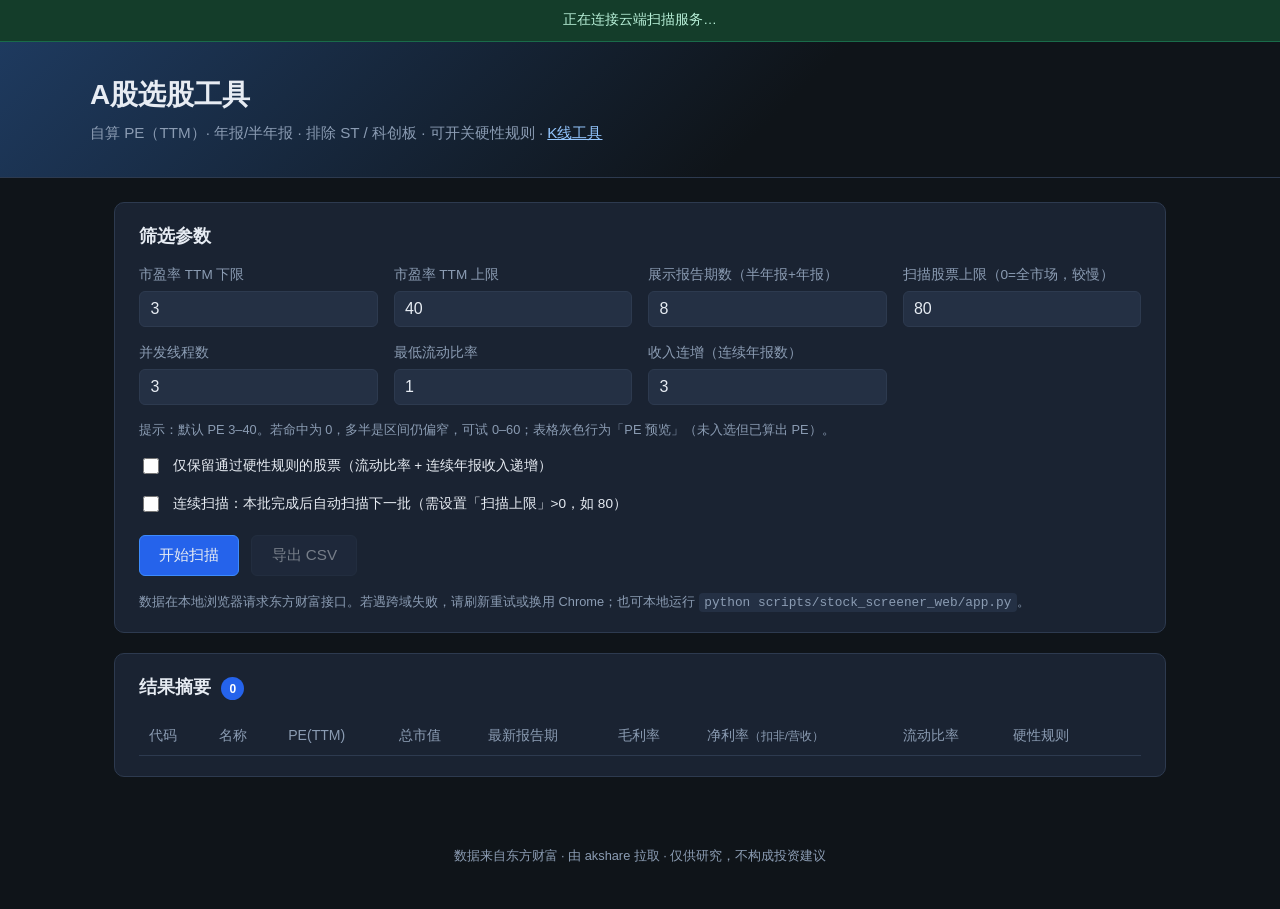
<file: docs/stock-screener/index.html>
<!DOCTYPE html>
<html lang="zh-CN">
<head>
  <meta charset="UTF-8" />
  <meta name="viewport" content="width=device-width, initial-scale=1" />
  <title>A股选股工具 · PE(TTM) + 财报指标</title>
  <link rel="stylesheet" href="style.css" />
</head>
<body>
  <div class="api-banner" id="apiBanner">正在连接云端扫描服务…</div>

  <header class="hero">
    <div class="hero-inner">
      <h1>A股选股工具</h1>
      <p class="subtitle">
        自算 PE（TTM）· 年报/半年报 · 排除 ST / 科创板 · 可开关硬性规则 ·
        <a href="https://jameschen0304.github.io/akshare-stock-tool/" style="color:#93c5fd">K线工具</a>
      </p>
    </div>
  </header>

  <main class="container">
    <section class="card panel-form">
      <h2>筛选参数</h2>
      <form id="scanForm" class="form-grid">
        <label>
          <span>市盈率 TTM 下限</span>
          <input type="number" name="pe_min" value="3" step="0.1" min="0" />
        </label>
        <label>
          <span>市盈率 TTM 上限</span>
          <input type="number" name="pe_max" value="40" step="0.1" min="0" />
        </label>
        <label>
          <span>展示报告期数（半年报+年报）</span>
          <input type="number" name="periods" value="8" min="2" max="12" />
        </label>
        <label>
          <span>扫描股票上限（0=全市场，较慢）</span>
          <input type="number" name="limit" value="80" min="0" max="6000" />
        </label>
        <label>
          <span>并发线程数</span>
          <input type="number" name="max_workers" value="3" min="1" max="8" />
        </label>
        <label>
          <span>最低流动比率</span>
          <input type="number" name="min_current_ratio" value="1" step="0.1" min="0" />
        </label>
        <label>
          <span>收入连增（连续年报数）</span>
          <input type="number" name="revenue_growth_years" value="3" min="2" max="5" />
        </label>
        <label class="checkbox-row hint-row">
          <span class="hint-inline">提示：默认 PE 3–40。若命中为 0，多半是区间仍偏窄，可试 0–60；表格灰色行为「PE 预览」（未入选但已算出 PE）。</span>
        </label>
        <label class="checkbox-row">
          <input type="checkbox" name="apply_hard_rules" />
          <span>仅保留通过硬性规则的股票（流动比率 + 连续年报收入递增）</span>
        </label>
        <label class="checkbox-row">
          <input type="checkbox" name="continuous_scan" />
          <span>连续扫描：本批完成后自动扫描下一批（需设置「扫描上限」&gt;0，如 80）</span>
        </label>
      </form>
      <div class="actions">
        <button type="button" id="btnStart" class="btn primary">开始扫描</button>
        <button type="button" id="btnStop" class="btn danger" hidden>停止扫描</button>
        <button type="button" id="btnExport" class="btn" disabled>导出 CSV</button>
      </div>
      <p class="hint">
        数据在本地浏览器请求东方财富接口。若遇跨域失败，请刷新重试或换用 Chrome；也可本地运行
        <code>python scripts/stock_screener_web/app.py</code>。
      </p>
    </section>

    <section class="card panel-progress" id="progressPanel" hidden>
      <h2>扫描进度</h2>
      <div class="progress-bar"><div id="progressFill"></div></div>
      <p id="progressText" class="progress-text">准备中…</p>
    </section>

    <section class="card panel-summary">
      <h2>结果摘要 <span id="resultCount" class="badge">0</span></h2>
      <div class="table-wrap">
        <table id="summaryTable">
          <thead>
            <tr>
              <th>代码</th>
              <th>名称</th>
              <th>PE(TTM)</th>
              <th>总市值</th>
              <th>最新报告期</th>
              <th>毛利率</th>
              <th>净利率<small style="font-weight:normal;color:var(--muted)">（扣非/营收）</small></th>
              <th>流动比率</th>
              <th>硬性规则</th>
              <th></th>
            </tr>
          </thead>
          <tbody></tbody>
        </table>
      </div>
    </section>

    <section class="card panel-detail" id="detailPanel" hidden>
      <h2>分期指标 <span id="detailTitle"></span></h2>
      <div class="table-wrap">
        <table id="detailTable">
          <thead>
            <tr>
              <th>报告期</th>
              <th>类型</th>
              <th>营业总收入</th>
              <th>营业总成本</th>
              <th>归母扣非净利润</th>
              <th>毛利润</th>
              <th>毛利率</th>
              <th>净利率<small style="font-weight:normal;color:var(--muted)">（扣非/营收）</small></th>
              <th>流动资产</th>
              <th>流动负债</th>
              <th>流动比率</th>
            </tr>
          </thead>
          <tbody></tbody>
        </table>
      </div>
    </section>
  </main>

  <footer class="footer">
    <p>数据来自东方财富 · 由 akshare 拉取 · 仅供研究，不构成投资建议</p>
  </footer>
  <script src="config.js?v=18"></script>
  <script src="screener-core.js?v=18"></script>
  <script src="app.js?v=18"></script>
</body>
</html>
</file>
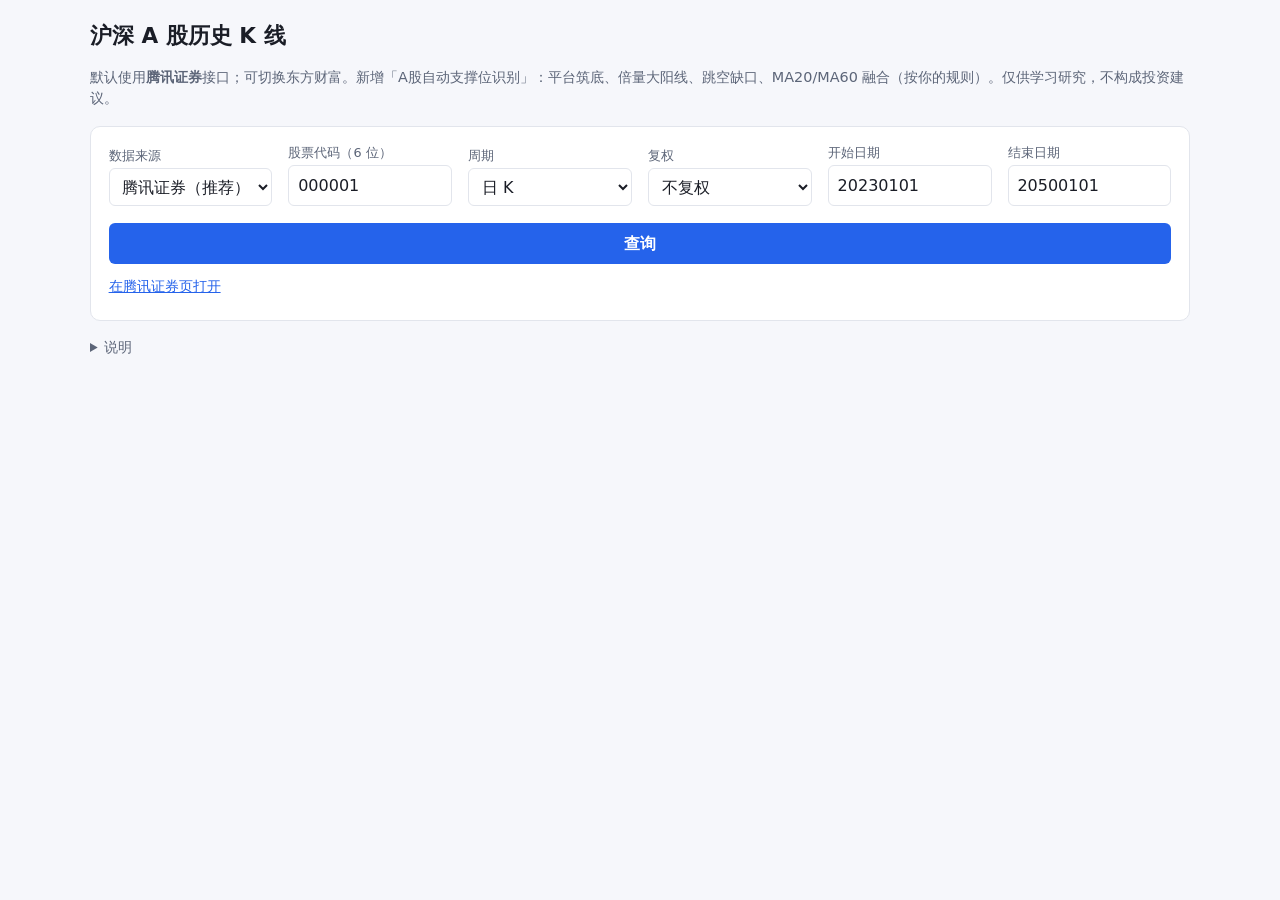
<file: docs/stock-tool/index.html>
<!DOCTYPE html>
<html lang="zh-CN">
<head>
  <meta charset="UTF-8" />
  <meta name="viewport" content="width=device-width, initial-scale=1" />
  <title>沪深 A 股历史 K 线（静态页）</title>
  <style>
    :root {
      color-scheme: light dark;
      --bg: #f6f7fb;
      --card: #fff;
      --border: #e2e5ec;
      --text: #1a1d26;
      --muted: #5c6578;
      --accent: #2563eb;
      --err: #b91c1c;
    }
    @media (prefers-color-scheme: dark) {
      :root {
        --bg: #111318;
        --card: #1a1d24;
        --border: #2d3340;
        --text: #eef1f7;
        --muted: #9aa3b5;
        --accent: #60a5fa;
        --err: #f87171;
      }
    }
    * { box-sizing: border-box; }
    body {
      margin: 0;
      font-family: "Segoe UI", system-ui, -apple-system, sans-serif;
      background: var(--bg);
      color: var(--text);
      line-height: 1.5;
      padding: 1.25rem;
    }
    .wrap { max-width: 1100px; margin: 0 auto; }
    h1 { font-size: 1.35rem; margin: 0 0 0.35rem; font-weight: 650; }
    h2 { font-size: 1.1rem; margin: 0 0 0.5rem; font-weight: 650; }
    .sub { color: var(--muted); font-size: 0.9rem; margin-bottom: 1rem; }
    .card {
      background: var(--card);
      border: 1px solid var(--border);
      border-radius: 10px;
      padding: 1rem 1.1rem;
      margin-bottom: 1rem;
    }
    label { display: block; font-size: 0.8rem; color: var(--muted); margin-bottom: 0.2rem; }
    .row {
      display: grid;
      grid-template-columns: repeat(auto-fill, minmax(140px, 1fr));
      gap: 0.75rem 1rem;
      align-items: end;
    }
    input, select, button {
      font: inherit;
      padding: 0.45rem 0.55rem;
      border-radius: 6px;
      border: 1px solid var(--border);
      background: var(--card);
      color: var(--text);
      width: 100%;
    }
    button.primary {
      grid-column: 1 / -1;
      background: var(--accent);
      color: #fff;
      border-color: transparent;
      font-weight: 600;
      cursor: pointer;
      margin-top: 0.35rem;
    }
    button.primary:disabled { opacity: 0.55; cursor: not-allowed; }
    .links { font-size: 0.85rem; margin-top: 0.75rem; }
    .links a { color: var(--accent); }
    #msg { margin: 0.5rem 0; font-size: 0.9rem; white-space: pre-wrap; }
    #msg.err { color: var(--err); }
    .table-wrap { overflow: auto; max-height: 62vh; border: 1px solid var(--border); border-radius: 8px; }
    table { border-collapse: collapse; width: 100%; font-size: 0.82rem; }
    th, td { padding: 0.35rem 0.5rem; border-bottom: 1px solid var(--border); text-align: right; white-space: nowrap; }
    th:first-child, td:first-child { text-align: left; position: sticky; left: 0; background: var(--card); z-index: 1; }
    thead th { position: sticky; top: 0; background: var(--card); z-index: 2; font-weight: 600; }
    #supportCard dl { margin: 0; font-size: 0.9rem; }
    #supportCard dt { color: var(--muted); margin-top: 0.45rem; }
    #supportCard dt:first-child { margin-top: 0; }
    #supportCard dd { margin: 0.15rem 0 0 0; font-weight: 500; }
    .sent-bull { color: #15803d; }
    .sent-bear { color: var(--err); }
    details { font-size: 0.85rem; color: var(--muted); margin-top: 0.75rem; }
  </style>
</head>
<body>
  <div class="wrap">
    <h1>沪深 A 股历史 K 线</h1>
    <p class="sub">默认使用<strong>腾讯证券</strong>接口；可切换东方财富。新增「A股自动支撑位识别」：平台筑底、倍量大阳线、跳空缺口、MA20/MA60 融合（按你的规则）。仅供学习研究，不构成投资建议。</p>

    <div class="card">
      <div class="row">
        <div>
          <label for="provider">数据来源</label>
          <select id="provider">
            <option value="tencent" selected>腾讯证券（推荐）</option>
            <option value="eastmoney">东方财富</option>
          </select>
        </div>
        <div>
          <label for="symbol">股票代码（6 位）</label>
          <input id="symbol" maxlength="6" value="000001" inputmode="numeric" autocomplete="off" />
        </div>
        <div>
          <label for="period">周期</label>
          <select id="period">
            <option value="daily">日 K</option>
            <option value="weekly">周 K</option>
            <option value="monthly">月 K</option>
          </select>
        </div>
        <div>
          <label for="adjust">复权</label>
          <select id="adjust">
            <option value="">不复权</option>
            <option value="qfq">前复权</option>
            <option value="hfq">后复权</option>
          </select>
        </div>
        <div>
          <label for="beg">开始日期</label>
          <input id="beg" maxlength="8" value="20230101" />
        </div>
        <div>
          <label for="end">结束日期</label>
          <input id="end" maxlength="8" value="20500101" />
        </div>
        <button type="button" class="primary" id="go">查询</button>
      </div>
      <div class="links">
        <a id="extlink" href="#" target="_blank" rel="noopener">在行情页打开</a>
      </div>
      <p id="msg"></p>
    </div>

    <div class="card table-wrap" id="tableHost" hidden>
      <table>
        <thead id="dynThead"></thead>
        <tbody id="tbody"></tbody>
      </table>
    </div>

    <div class="card" id="supportCard" hidden>
      <h2>A 股自动支撑位</h2>
      <p class="sub" style="margin-bottom: 0.75rem;">参数：Nshort=5, Nmid=20, Tvol=2.0, MA5/10/20/60，平台波动阈值 2%，MA20 回踩范围 ±1%。</p>
      <dl id="supportDl"></dl>
    </div>

    <details>
      <summary>说明</summary>
      <p>支撑算法仅按<strong>日 K</strong>设计（周/月K会跳过）。需要约 65 根以上日线才稳定（MA60 + 近20日平台 + 量能判断）。</p>
    </details>
  </div>

  <script>
(function () {
  const periodMap = { daily: "101", weekly: "102", monthly: "103" };
  const adjustMap = { "": "0", qfq: "1", hfq: "2" };
  const PREFS_KEY = "akStockToolFormPrefs";

  const THEAD_EM =
    "<tr><th>日期</th><th>代码</th><th>开盘</th><th>收盘</th><th>最高</th><th>最低</th><th>成交量</th><th>成交额</th><th>振幅%</th><th>涨跌幅%</th><th>涨跌额</th><th>换手率%</th></tr>";
  const THEAD_TX =
    "<tr><th>日期</th><th>代码</th><th>开盘</th><th>收盘</th><th>最高</th><th>最低</th><th>成交额</th></tr>";

  const $ = (id) => document.getElementById(id);
  const msg = $("msg");
  const tbody = $("tbody");
  const tableHost = $("tableHost");
  const dynThead = $("dynThead");
  const go = $("go");
  const extlink = $("extlink");
  const supportCard = $("supportCard");
  const supportDl = $("supportDl");

  function setMsg(text, isErr) {
    msg.textContent = text;
    msg.className = isErr ? "err" : "";
  }

  function hideSupport() {
    supportCard.hidden = true;
    supportDl.innerHTML = "";
  }

  function savePrefs() {
    const v = {
      provider: $("provider").value,
      symbol: $("symbol").value.trim(),
      period: $("period").value,
      adjust: $("adjust").value,
      beg: $("beg").value.trim(),
      end: $("end").value.trim(),
    };
    try {
      localStorage.setItem(PREFS_KEY, JSON.stringify(v));
    } catch (e) {
      /* ignore */
    }
  }

  function loadPrefs() {
    try {
      const raw = localStorage.getItem(PREFS_KEY);
      if (!raw) return;
      const v = JSON.parse(raw);
      if (v.provider === "tencent" || v.provider === "eastmoney") $("provider").value = v.provider;
      if (typeof v.symbol === "string") $("symbol").value = v.symbol;
      if (v.period === "daily" || v.period === "weekly" || v.period === "monthly") $("period").value = v.period;
      if (v.adjust === "" || v.adjust === "qfq" || v.adjust === "hfq") $("adjust").value = v.adjust;
      if (typeof v.beg === "string" && /^\d{8}$/.test(v.beg)) $("beg").value = v.beg;
      if (typeof v.end === "string" && /^\d{8}$/.test(v.end)) $("end").value = v.end;
    } catch (e) {
      /* ignore */
    }
  }

  function toTxSymbol(code) {
    if (code.startsWith("6")) return "sh" + code;
    if (code.startsWith("8") || code.startsWith("4") || code.startsWith("92") || code.startsWith("43")) return "bj" + code;
    return "sz" + code;
  }

  function eastmoneyQuoteUrl(code) {
    const pre = code.startsWith("6") ? "sh" : "sz";
    return "https://quote.eastmoney.com/" + pre + code + ".html";
  }

  function tencentQuoteUrl(code) {
    return "https://gu.qq.com/" + toTxSymbol(code) + "/gp";
  }

  function updateExtLink() {
    const code = $("symbol").value.trim();
    const prov = $("provider").value;
    if (!/^\d{6}$/.test(code)) {
      extlink.href = "#";
      return;
    }
    extlink.href = prov === "eastmoney" ? eastmoneyQuoteUrl(code) : tencentQuoteUrl(code);
    extlink.textContent = prov === "eastmoney" ? "在东财行情页打开" : "在腾讯证券页打开";
  }

  function toCompactFromYmdDash(s) {
    const d = new Date(String(s).replace(/-/g, "/"));
    if (Number.isNaN(d.getTime())) return "";
    const y = d.getFullYear();
    const mo = String(d.getMonth() + 1).padStart(2, "0");
    const da = String(d.getDate()).padStart(2, "0");
    return y + mo + da;
  }

  function parseTxKlineText(text, txSym, adjust) {
    const i = text.indexOf("{");
    if (i < 0) return [];
    const data = JSON.parse(text.slice(i));
    const blk = data.data && data.data[txSym];
    if (!blk) return [];
    let key = "day";
    if (adjust === "hfq" && blk.hfqday) key = "hfqday";
    else if (adjust === "qfq" && blk.qfqday) key = "qfqday";
    else if (blk.day) key = "day";
    else if (blk.hfqday) key = "hfqday";
    else if (blk.qfqday) key = "qfqday";
    return blk[key] || [];
  }

  async function fetchTencentYears(txSym, adjust, y0, y1) {
    const rows = [];
    const seen = Object.create(null);
    for (let year = y0; year <= y1; year++) {
      const params = new URLSearchParams({
        _var: "kline_day" + adjust + year,
        param: txSym + ",day," + year + "-01-01," + (year + 1) + "-12-31,640," + adjust,
        r: String(Math.random()),
      });
      const url = "https://proxy.finance.qq.com/ifzqgtimg/appstock/app/newfqkline/get?" + params.toString();
      const res = await fetch(url);
      if (!res.ok) throw new Error("腾讯 HTTP " + res.status);
      const text = await res.text();
      const part = parseTxKlineText(text, txSym, adjust);
      for (let i = 0; i < part.length; i++) {
        const row = part[i];
        if (!row || !row.length) continue;
        const ds = row[0];
        if (seen[ds]) continue;
        seen[ds] = 1;
        rows.push(row);
      }
    }
    rows.sort(function (a, b) {
      return String(a[0]).localeCompare(String(b[0]));
    });
    return rows;
  }

  function rollingMean(arr, n, idx) {
    if (idx < n - 1) return null;
    let sum = 0;
    for (let i = idx - n + 1; i <= idx; i++) sum += arr[i];
    return sum / n;
  }

  function calcAshareSupport(rows) {
    if (rows.length < 65) return { ok: false, reason: "数据不足：建议至少 65 根日线（当前 " + rows.length + "）。" };
    const close = rows.map(function (r) { return r.close; });
    const low = rows.map(function (r) { return r.low; });
    const high = rows.map(function (r) { return r.high; });
    const open = rows.map(function (r) { return r.open; });
    const volume = rows.map(function (r) { return r.volume; });
    const amount = rows.map(function (r) {
      return Number.isFinite(r.amount) ? r.amount : r.volume;
    });
    const n = rows.length;

    const ma5 = rollingMean(close, 5, n - 1);
    const ma10 = rollingMean(close, 10, n - 1);
    const ma20 = rollingMean(close, 20, n - 1);
    const ma60 = rollingMean(close, 60, n - 1);
    const ma20Vol = rollingMean(volume, 20, n - 1);
    const ma20VolPrev = rollingMean(volume, 20, n - 2);
    const todayClose = close[n - 1];
    const todayVol = volume[n - 1];
    const prevVol = volume[n - 2];

    // 模块一：20日平台筑底
    const last20Low = low.slice(n - 20);
    const mean20Close = close.slice(n - 20).reduce(function (a, b) { return a + b; }, 0) / 20;
    const mean20Low = last20Low.reduce(function (a, b) { return a + b; }, 0) / 20;
    let varLow = 0;
    for (let i = 0; i < last20Low.length; i++) varLow += (last20Low[i] - mean20Low) * (last20Low[i] - mean20Low);
    const stdLow = Math.sqrt(varLow / last20Low.length);
    const platformOk = stdLow < mean20Close * 0.02;
    const platformSupport = platformOk ? Math.min.apply(null, last20Low) : null;

    // 模块二：倍量大阳线
    let moneyOpen = null;
    let moneyLow = null;
    for (let i = 1; i < n; i++) {
      const ret = close[i - 1] === 0 ? 0 : close[i] / close[i - 1] - 1;
      const vol20 = rollingMean(volume, 20, i);
      if (vol20 != null && ret > 0.07 && volume[i] > vol20 * 2.0) {
        moneyOpen = open[i];
        moneyLow = low[i];
      }
    }

    // 模块三：跳空缺口（向上）
    let latestGapSupport = null;
    let latestGapStrong = false;
    let todayGapSupport = null;
    const unfilledGaps = [];
    for (let i = 1; i < n; i++) {
      if (low[i] > high[i - 1]) {
        const gapBase = high[i - 1];
        if (i === n - 1) todayGapSupport = gapBase;
        let filled = false;
        const end3 = Math.min(n - 1, i + 3);
        for (let j = i + 1; j <= end3; j++) {
          if (low[j] <= gapBase) {
            filled = true;
            break;
          }
        }
        latestGapSupport = gapBase;
        latestGapStrong = !filled;
        if (!filled) {
          unfilledGaps.push({ idx: i, base: gapBase });
        }
      }
    }

    // 模块四：MA20 回踩
    const nearMA20 = ma20 != null && Math.abs(todayClose - ma20) / ma20 <= 0.01;
    const volShrink = ma20Vol != null && ma20VolPrev != null && todayVol < ma20Vol && todayVol < prevVol;
    const ma20PullbackSupport = nearMA20 && volShrink ? ma20 : null;

    // 新增：20日 Swing Low（Low < 左右各两天）
    let swingLow20 = null;
    const swingWinStart = Math.max(2, n - 20);
    for (let i = swingWinStart; i <= n - 3; i++) {
      if (
        low[i] < low[i - 1] &&
        low[i] < low[i - 2] &&
        low[i] < low[i + 1] &&
        low[i] < low[i + 2]
      ) {
        if (swingLow20 == null || low[i] < swingLow20) swingLow20 = low[i];
      }
    }

    // 新增：成交额前三名锚定支撑（低点）
    const idxs = [];
    for (let i = 0; i < n; i++) idxs.push(i);
    idxs.sort(function (a, b) {
      return amount[b] - amount[a];
    });
    const topAmountLows = [];
    for (let i = 0; i < Math.min(3, idxs.length); i++) {
      topAmountLows.push({
        name: "成交额Top" + (i + 1) + "低点",
        value: low[idxs[i]],
        date: rows[idxs[i]].date,
      });
    }

    // C. 均线空头过滤
    const bearAligned = ma5 != null && ma10 != null && ma20 != null && ma60 != null && ma5 < ma10 && ma10 < ma20 && ma20 < ma60;
    const belowAllMA = ma20 != null && ma60 != null && todayClose < ma20 && todayClose < ma60;

    // B. 空头区间扩展支撑：250日低点 + 整数/半整数关口
    let yearLowSupport = null;
    if (belowAllMA) {
      const win = Math.min(250, n);
      yearLowSupport = Math.min.apply(null, low.slice(n - win));
    }
    let psychSupport = null;
    if (belowAllMA) {
      psychSupport = Math.floor(todayClose * 2) / 2; // 0.5 档位，如 6.5、6.0
      if (psychSupport >= todayClose) psychSupport = psychSupport - 0.5;
    }

    // A. 位置判定：高于或等于现价必须记为压力位
    function splitLevels(candidates) {
      const support = [];
      const pressure = [];
      for (let i = 0; i < candidates.length; i++) {
        const it = candidates[i];
        if (it.value == null || Number.isNaN(it.value)) continue;
        if (it.value < todayClose) support.push(it);
        else pressure.push(it);
      }
      return { support: support, pressure: pressure };
    }

    const level1Gap = todayGapSupport != null ? todayGapSupport : latestGapSupport;
    let level1Raw = [
      { name: "大阳线开盘价", value: moneyOpen },
      { name: "缺口下沿", value: level1Gap },
      { name: "MA5", value: ma5 },
      { name: "MA10", value: ma10 },
      { name: "MA20", value: ma20 },
      { name: "MA60", value: ma60 },
    ];
    // C: 空头排列时，屏蔽模块二
    if (bearAligned) {
      level1Raw = [
        { name: "缺口下沿", value: level1Gap },
        { name: "MA5", value: ma5 },
        { name: "MA10", value: ma10 },
        { name: "MA20", value: ma20 },
        { name: "MA60", value: ma60 },
      ];
      moneyOpen = null;
      moneyLow = null;
    }
    const level1Split = splitLevels(level1Raw);
    // Level_1 终极顺序：未补缺口 -> MA5/10/20 中最接近现价且在下方 -> 近20日最低收盘
    let level1 = null;
    let level1Source = "";
    let recentGap = null;
    for (let i = unfilledGaps.length - 1; i >= 0; i--) {
      if (unfilledGaps[i].base < todayClose) {
        recentGap = unfilledGaps[i].base;
        break;
      }
    }
    const activeMA = ma5 != null && ma10 != null && ma20 != null && todayClose > ma5 && todayClose > ma10 && todayClose > ma20;
    if (activeMA) {
      const maActive = [
        { name: "MA5", value: ma5 },
        { name: "MA10", value: ma10 },
        { name: "MA20", value: ma20 },
      ];
      let best = null;
      for (let i = 0; i < maActive.length; i++) {
        if (maActive[i].value < todayClose && (best == null || maActive[i].value > best.value)) {
          best = maActive[i];
        }
      }
      if (best != null) {
        level1 = best.value;
        level1Source = "活跃均线优先(" + best.name + ")";
      }
    } else if (recentGap != null) {
      level1 = recentGap;
      level1Source = "未补缺口下沿";
    } else {
      const maOrder = [
        { name: "MA5", value: ma5 },
        { name: "MA10", value: ma10 },
        { name: "MA20", value: ma20 },
      ];
      let best = null;
      for (let i = 0; i < maOrder.length; i++) {
        if (maOrder[i].value != null && maOrder[i].value < todayClose) {
          if (best == null || maOrder[i].value > best.value) {
            best = maOrder[i];
          }
        }
      }
      if (best != null) {
        level1 = best.value;
        level1Source = best.name;
      }
    }
    if (level1 == null) {
      const close20 = close.slice(Math.max(0, n - 20));
      const swingCloseLow20 = Math.min.apply(null, close20);
      level1 = swingCloseLow20;
      level1Source = "近20日最低收盘";
    }

    let level2Raw = [
      { name: "平台底", value: platformSupport },
      { name: "MA60", value: ma60 },
      { name: "60日低点", value: Math.min.apply(null, low.slice(Math.max(0, n - 60))) },
      { name: "250日低点", value: Math.min.apply(null, low.slice(Math.max(0, n - 250))) },
    ];
    if (belowAllMA) {
      level2Raw.push({ name: "250日低点", value: yearLowSupport });
      level2Raw.push({ name: "心理关口", value: psychSupport });
    }
    // C: 空头排列下，优先仅用缩量平台底；若无再退化到年线/心理位
    if (bearAligned) {
      level2Raw = [{ name: "平台底", value: platformSupport }];
      if (platformSupport == null && belowAllMA) {
        level2Raw.push({ name: "250日低点", value: yearLowSupport });
        level2Raw.push({ name: "心理关口", value: psychSupport });
      }
    }
    const level2Split = splitLevels(level2Raw);
    // Level_2 终极兜底：60日低点；若离现价<2%改250日低点；若股价在MA60下方直接用250日低点
    const low60 = Math.min.apply(null, low.slice(Math.max(0, n - 60)));
    const low250 = Math.min.apply(null, low.slice(Math.max(0, n - 250)));
    let level2 = low60;
    let level2Source = "60日低点";
    if (ma60 != null && todayClose < ma60) {
      level2 = low250;
      level2Source = "股价在MA60下方，切换250日低点";
    } else if (todayClose > 0 && Math.abs(todayClose - low60) / todayClose < 0.02) {
      level2 = low250;
      level2Source = "60日低点过近，切换250日低点";
    }
    // 整数关口补丁：在 ±1% 内有 0.5 刻度关口则强制取整
    const half = Math.round(level2 * 2) / 2;
    if (level2 > 0 && Math.abs(half - level2) / level2 <= 0.01) {
      level2 = half;
      level2Source += " + 心理关口修正";
    }
    // 进一步保障“支撑必须小于现价”
    if (level2 >= todayClose) {
      const fallbackLow = Math.min.apply(null, low.slice(Math.max(0, n - 250)));
      level2 = fallbackLow < todayClose ? fallbackLow : Math.max(0, todayClose * 0.97);
    }

    // 紧急优化：跨度过大(>15%)降级为“远期宏观参考”，不作为 Level_2
    let macroRef = null;
    if (todayClose > 0 && level2 != null && (todayClose - level2) / todayClose > 0.15) {
      macroRef = level2;
      const nearCandidates = [{ name: "60日低点", value: low60 }, { name: "Swing Low(20)", value: swingLow20 }];
      for (let i = 0; i < topAmountLows.length; i++) nearCandidates.push(topAmountLows[i]);
      const validNear = nearCandidates
        .filter(function (x) { return x.value != null && x.value < todayClose; })
        .sort(function (a, b) { return b.value - a.value; });
      if (validNear.length) {
        level2 = validNear[0].value;
        level2Source = validNear[0].name + "（原Level_2跨度>15%，降级宏观参考）";
      }
    }

    let sentiment = "中性：未触发强趋势模板，观察 Level_1 / Level_2。";
    let sentClass = "";
    const volMildUp = ma20Vol != null && todayVol > ma20Vol * 1.05 && todayVol < ma20Vol * 2.0;
    if (level1 != null && todayClose > level1 && volMildUp) {
      sentiment = "上升趋势良好，支撑有效";
      sentClass = "sent-bull";
    } else if (level1 != null && todayClose < level1 && volShrink) {
      sentiment = "缩量回调，关注 Level_2 支撑力度";
      sentClass = "sent-bear";
    }

    return {
      ok: true,
      ma5: ma5,
      ma10: ma10,
      ma20: ma20,
      ma60: ma60,
      ma20Vol: ma20Vol,
      level1: level1,
      level1Source: level1Source,
      level2: level2,
      level2Source: level2Source,
      macroRef: macroRef,
      level1Pressures: level1Split.pressure,
      level2Pressures: level2Split.pressure,
      platformSupport: platformSupport,
      platformOk: platformOk,
      stdLow: stdLow,
      moneyOpen: moneyOpen,
      moneyLow: moneyLow,
      gapSupport: level1Gap,
      gapStrong: latestGapStrong,
      todayGapSupport: todayGapSupport,
      ma20PullbackSupport: ma20PullbackSupport,
      nearMA20: nearMA20,
      volShrink: volShrink,
      bearAligned: bearAligned,
      belowAllMA: belowAllMA,
      yearLowSupport: yearLowSupport,
      psychSupport: psychSupport,
      swingLow20: swingLow20,
      topAmountLows: topAmountLows,
      activeMA: activeMA,
      sentiment: sentiment,
      sentClass: sentClass,
      todayClose: todayClose,
      todayVol: todayVol,
    };
  }

  function renderSupport(res) {
    if (!res.ok) {
      supportDl.innerHTML = "<dt>无法计算</dt><dd>" + res.reason + "</dd>";
      supportCard.hidden = false;
      return;
    }
    function fmt(v) {
      if (v == null || Number.isNaN(v)) return "—";
      return Number(v).toFixed(4).replace(/\.?0+$/, "");
    }
    const p1 = res.level1Pressures && res.level1Pressures.length
      ? res.level1Pressures.map(function (x) { return x.name + "=" + fmt(x.value); }).join("，")
      : "—";
    const p2 = res.level2Pressures && res.level2Pressures.length
      ? res.level2Pressures.map(function (x) { return x.name + "=" + fmt(x.value); }).join("，")
      : "—";
    const topAmountText = res.topAmountLows && res.topAmountLows.length
      ? res.topAmountLows.map(function (x) { return x.date + ":" + fmt(x.value); }).join("；")
      : "—";
    supportDl.innerHTML =
      "<dt>Level_1（激进型支撑）</dt><dd>" + fmt(res.level1) + "（来源: " + (res.level1Source || "规则兜底") + "）</dd>" +
      "<dt>Level_2（稳健型支撑）</dt><dd>" + fmt(res.level2) + "（来源: " + (res.level2Source || "深度寻底") + "）</dd>" +
      "<dt>远期宏观参考（不作Level_2）</dt><dd>" + fmt(res.macroRef) + "</dd>" +
      "<dt>主力成本位</dt><dd>开盘=" + fmt(res.moneyOpen) + "，最低=" + fmt(res.moneyLow) + "</dd>" +
      "<dt>缺口支撑</dt><dd>" + fmt(res.gapSupport) + (res.gapSupport == null ? "" : (res.gapStrong ? "（3日未补，强）" : "（一般）")) + "</dd>" +
      "<dt>均线</dt><dd>MA5=" + fmt(res.ma5) + "，MA10=" + fmt(res.ma10) + "，MA20=" + fmt(res.ma20) + "，MA60=" + fmt(res.ma60) + "</dd>" +
      "<dt>活跃均线优先</dt><dd>" + (res.activeMA ? "已启用（股价在MA5/10/20上方）" : "未启用") + "</dd>" +
      "<dt>平台识别</dt><dd>" + (res.platformOk ? "是" : "否") + "（std(Low)=" + fmt(res.stdLow) + "，平台底=" + fmt(res.platformSupport) + "）</dd>" +
      "<dt>空头过滤</dt><dd>均线空头排列=" + (res.bearAligned ? "是（已屏蔽大阳线支撑）" : "否") + "；股价在MA20/MA60下方=" + (res.belowAllMA ? "是" : "否") + "</dd>" +
      "<dt>扩展支撑（空头）</dt><dd>250日低点=" + fmt(res.yearLowSupport) + "，心理关口=" + fmt(res.psychSupport) + "</dd>" +
      "<dt>Swing Low(20)</dt><dd>" + fmt(res.swingLow20) + "</dd>" +
      "<dt>成交额前三锚定低点</dt><dd>" + topAmountText + "</dd>" +
      "<dt>MA20 回踩</dt><dd>" + (res.ma20PullbackSupport != null ? ("有效，支撑=" + fmt(res.ma20PullbackSupport)) : "未触发") + "</dd>" +
      "<dt>上方压力位（非支撑）</dt><dd>Level_1候选: " + p1 + "；Level_2候选: " + p2 + "</dd>" +
      "<dt>情绪监控</dt><dd class=\"" + res.sentClass + "\">" + res.sentiment + "</dd>";
    supportCard.hidden = false;
  }

  loadPrefs();
  $("symbol").addEventListener("input", updateExtLink);
  $("symbol").addEventListener("input", savePrefs);
  $("provider").addEventListener("change", updateExtLink);
  $("provider").addEventListener("change", savePrefs);
  $("period").addEventListener("change", savePrefs);
  $("adjust").addEventListener("change", savePrefs);
  $("beg").addEventListener("input", savePrefs);
  $("end").addEventListener("input", savePrefs);
  updateExtLink();

  async function fetchKline() {
    const symbol = $("symbol").value.trim();
    const beg = $("beg").value.trim();
    const end = $("end").value.trim();
    const period = $("period").value;
    const adjust = $("adjust").value;
    const provider = $("provider").value;
    savePrefs();
    hideSupport();

    if (!/^\d{6}$/.test(symbol)) {
      setMsg("请输入 6 位数字股票代码。", true);
      tableHost.hidden = true;
      return;
    }
    if (!/^\d{8}$/.test(beg) || !/^\d{8}$/.test(end)) {
      setMsg("日期须为 8 位数字，例如 20240101。", true);
      tableHost.hidden = true;
      return;
    }

    if (provider === "tencent" && period !== "daily") {
      setMsg("腾讯源目前仅支持日 K；请改选「日 K」或改用东方财富。", true);
      tableHost.hidden = true;
      return;
    }

    go.disabled = true;
    setMsg("正在请求…");
    tableHost.hidden = true;
    tbody.replaceChildren();

    try {
      const norm = [];
      if (provider === "tencent") {
        dynThead.innerHTML = THEAD_TX;
        const txSym = toTxSymbol(symbol);
        const y0 = Math.min(parseInt(beg.slice(0, 4), 10), parseInt(end.slice(0, 4), 10));
        const y1 = Math.max(parseInt(beg.slice(0, 4), 10), parseInt(end.slice(0, 4), 10));
        const rows = await fetchTencentYears(txSym, adjust, y0, y1);
        const frag = document.createDocumentFragment();
        let cnt = 0;
        for (let i = 0; i < rows.length; i++) {
          const row = rows[i];
          const compact = toCompactFromYmdDash(row[0]);
          if (compact && (compact < beg || compact > end)) continue;
          norm.push({
            date: row[0],
            open: parseFloat(row[1]),
            close: parseFloat(row[2]),
            high: parseFloat(row[3]),
            low: parseFloat(row[4]),
            volume: parseFloat(row[5]),
            amount: parseFloat(row[5]),
          });
          const tr = document.createElement("tr");
          const cells = [row[0], symbol, row[1], row[2], row[3], row[4], row[5]];
          for (let j = 0; j < cells.length; j++) {
            const td = document.createElement("td");
            td.textContent = cells[j];
            tr.appendChild(td);
          }
          frag.appendChild(tr);
          cnt++;
        }
        tbody.appendChild(frag);
        tableHost.hidden = false;
        setMsg("腾讯源共 " + cnt + " 条（已按日期过滤）。标的 " + txSym);
      } else {
        dynThead.innerHTML = THEAD_EM;
        const market = symbol.startsWith("6") ? "1" : "0";
        const secid = market + "." + symbol;
        const params = new URLSearchParams({
          fields1: "f1,f2,f3,f4,f5,f6",
          fields2: "f51,f52,f53,f54,f55,f56,f57,f58,f59,f60,f61,f116",
          ut: "7eea3edcaed734bea9cbfc24409ed989",
          klt: periodMap[period],
          fqt: adjustMap[adjust],
          secid: secid,
          beg: beg,
          end: end,
        });
        const url = "https://push2his.eastmoney.com/api/qt/stock/kline/get?" + params.toString();
        const res = await fetch(url);
        if (!res.ok) throw new Error("HTTP " + res.status);
        const data = await res.json();
        const klines = data && data.data && data.data.klines;
        if (!klines || !klines.length) {
          setMsg("未返回数据：请确认代码为沪深京 A 股、日期区间是否合理。", true);
          return;
        }
        const frag = document.createDocumentFragment();
        for (let i = 0; i < klines.length; i++) {
          const p = klines[i].split(",");
          if (p.length < 11) continue;
          norm.push({
            date: p[0],
            open: parseFloat(p[1]),
            close: parseFloat(p[2]),
            high: parseFloat(p[3]),
            low: parseFloat(p[4]),
            volume: parseFloat(p[5]),
            amount: parseFloat(p[6]),
          });
          const tr = document.createElement("tr");
          const cells = [p[0], symbol, p[1], p[2], p[3], p[4], p[5], p[6], p[7], p[8], p[9], p[10]];
          for (let j = 0; j < cells.length; j++) {
            const td = document.createElement("td");
            td.textContent = cells[j];
            tr.appendChild(td);
          }
          frag.appendChild(tr);
        }
        tbody.appendChild(frag);
        tableHost.hidden = false;
        setMsg("东财源共 " + klines.length + " 条记录。");
      }

      if (period === "daily") {
        const valid = norm.filter(function (r) {
          return Number.isFinite(r.open) && Number.isFinite(r.high) && Number.isFinite(r.low) && Number.isFinite(r.close) && Number.isFinite(r.volume);
        });
        renderSupport(calcAshareSupport(valid));
      } else {
        renderSupport({ ok: false, reason: "当前为周/月 K，本算法仅对日线运行。" });
      }
    } catch (e) {
      setMsg("请求失败：当前网络可能无法访问所选数据源，可尝试切换「数据来源」或更换网络。", true);
      hideSupport();
    } finally {
      go.disabled = false;
    }
  }

  go.addEventListener("click", fetchKline);
})();
  </script>
</body>
</html>
</file>
<file: docs/style.css>
:root {
  --bg: #0f1419;
  --surface: #1a2332;
  --surface2: #243044;
  --text: #e7ecf3;
  --muted: #8b9cb3;
  --accent: #3d8bfd;
  --accent-dim: #2563eb;
  --ok: #34d399;
  --border: #2d3a4f;
  --radius: 10px;
  font-family: "Segoe UI", "PingFang SC", "Microsoft YaHei", sans-serif;
}

* {
  box-sizing: border-box;
}

body {
  margin: 0;
  background: var(--bg);
  color: var(--text);
  line-height: 1.5;
  min-height: 100vh;
}

.api-banner {
  background: #143d2a;
  border-bottom: 1px solid #1a6b4a;
  color: #b8f0d8;
  padding: 0.65rem 1rem;
  font-size: 0.85rem;
  text-align: center;
}

.api-banner code {
  background: rgba(0, 0, 0, 0.25);
  padding: 0.1rem 0.35rem;
  border-radius: 4px;
}

.hero {
  background: linear-gradient(135deg, #1e3a5f 0%, #0f1419 60%);
  border-bottom: 1px solid var(--border);
  padding: 2rem 1.5rem;
}

.hero-inner {
  max-width: 1100px;
  margin: 0 auto;
}

.hero h1 {
  margin: 0 0 0.35rem;
  font-size: 1.75rem;
  font-weight: 600;
}

.subtitle {
  margin: 0;
  color: var(--muted);
  font-size: 0.95rem;
}

.container {
  max-width: 1100px;
  margin: 0 auto;
  padding: 1.5rem;
  display: flex;
  flex-direction: column;
  gap: 1.25rem;
}

.card {
  background: var(--surface);
  border: 1px solid var(--border);
  border-radius: var(--radius);
  padding: 1.25rem 1.5rem;
}

.card h2 {
  margin: 0 0 1rem;
  font-size: 1.1rem;
  font-weight: 600;
}

.form-grid {
  display: grid;
  grid-template-columns: repeat(auto-fill, minmax(200px, 1fr));
  gap: 1rem;
}

.form-grid label {
  display: flex;
  flex-direction: column;
  gap: 0.35rem;
  font-size: 0.85rem;
  color: var(--muted);
}

.form-grid input[type="number"] {
  background: var(--surface2);
  border: 1px solid var(--border);
  border-radius: 6px;
  color: var(--text);
  padding: 0.5rem 0.65rem;
  font-size: 1rem;
}

.checkbox-row {
  flex-direction: row !important;
  align-items: center;
  grid-column: 1 / -1;
  color: var(--text) !important;
}

.checkbox-row input {
  width: 1rem;
  height: 1rem;
  margin-right: 0.5rem;
}

.actions {
  display: flex;
  gap: 0.75rem;
  margin-top: 1.25rem;
}

.btn {
  border: 1px solid var(--border);
  background: var(--surface2);
  color: var(--text);
  padding: 0.55rem 1.2rem;
  border-radius: 6px;
  cursor: pointer;
  font-size: 0.95rem;
}

.btn:hover:not(:disabled) {
  border-color: var(--accent);
}

.btn:disabled {
  opacity: 0.45;
  cursor: not-allowed;
}

.btn.primary {
  background: var(--accent-dim);
  border-color: var(--accent);
}

.hint {
  margin: 1rem 0 0;
  font-size: 0.8rem;
  color: var(--muted);
}

.hint code {
  background: var(--surface2);
  padding: 0.1rem 0.35rem;
  border-radius: 4px;
}

.progress-bar {
  height: 8px;
  background: var(--surface2);
  border-radius: 4px;
  overflow: hidden;
}

#progressFill {
  height: 100%;
  width: 0%;
  background: linear-gradient(90deg, var(--accent-dim), var(--ok));
  transition: width 0.3s ease;
}

.progress-text {
  margin: 0.75rem 0 0;
  font-size: 0.9rem;
  color: var(--muted);
}

.badge {
  display: inline-block;
  background: var(--accent-dim);
  color: #fff;
  font-size: 0.75rem;
  padding: 0.15rem 0.5rem;
  border-radius: 999px;
  margin-left: 0.35rem;
  vertical-align: middle;
}

.table-wrap {
  overflow-x: auto;
}

table {
  width: 100%;
  border-collapse: collapse;
  font-size: 0.88rem;
}

th,
td {
  padding: 0.55rem 0.65rem;
  text-align: left;
  border-bottom: 1px solid var(--border);
}

th {
  color: var(--muted);
  font-weight: 500;
  white-space: nowrap;
}

tbody tr:hover {
  background: var(--surface2);
}

.link-btn {
  background: none;
  border: none;
  color: var(--accent);
  cursor: pointer;
  padding: 0;
  font-size: inherit;
}

.footer {
  text-align: center;
  padding: 2rem 1rem;
  color: var(--muted);
  font-size: 0.8rem;
}

.num {
  font-variant-numeric: tabular-nums;
}
</file>
<file: docs/stock-screener/style.css>
:root {
  --bg: #0f1419;
  --surface: #1a2332;
  --surface2: #243044;
  --text: #e7ecf3;
  --muted: #8b9cb3;
  --accent: #3d8bfd;
  --accent-dim: #2563eb;
  --ok: #34d399;
  --border: #2d3a4f;
  --radius: 10px;
  font-family: "Segoe UI", "PingFang SC", "Microsoft YaHei", sans-serif;
}

* {
  box-sizing: border-box;
}

body {
  margin: 0;
  background: var(--bg);
  color: var(--text);
  line-height: 1.5;
  min-height: 100vh;
}

tr.row-preview td {
  opacity: 0.72;
  color: var(--muted);
}

.tag-preview {
  font-size: 11px;
  padding: 1px 6px;
  border-radius: 4px;
  background: var(--surface2);
  color: var(--muted);
}

.api-banner {
  background: #143d2a;
  border-bottom: 1px solid #1a6b4a;
  color: #b8f0d8;
  padding: 0.65rem 1rem;
  font-size: 0.85rem;
  text-align: center;
}

.api-banner code {
  background: rgba(0, 0, 0, 0.25);
  padding: 0.1rem 0.35rem;
  border-radius: 4px;
}

.hero {
  background: linear-gradient(135deg, #1e3a5f 0%, #0f1419 60%);
  border-bottom: 1px solid var(--border);
  padding: 2rem 1.5rem;
}

.hero-inner {
  max-width: 1100px;
  margin: 0 auto;
}

.hero h1 {
  margin: 0 0 0.35rem;
  font-size: 1.75rem;
  font-weight: 600;
}

.subtitle {
  margin: 0;
  color: var(--muted);
  font-size: 0.95rem;
}

.container {
  max-width: 1100px;
  margin: 0 auto;
  padding: 1.5rem;
  display: flex;
  flex-direction: column;
  gap: 1.25rem;
}

.card {
  background: var(--surface);
  border: 1px solid var(--border);
  border-radius: var(--radius);
  padding: 1.25rem 1.5rem;
}

.card h2 {
  margin: 0 0 1rem;
  font-size: 1.1rem;
  font-weight: 600;
}

.form-grid {
  display: grid;
  grid-template-columns: repeat(auto-fill, minmax(200px, 1fr));
  gap: 1rem;
}

.form-grid label {
  display: flex;
  flex-direction: column;
  gap: 0.35rem;
  font-size: 0.85rem;
  color: var(--muted);
}

.form-grid input[type="number"] {
  background: var(--surface2);
  border: 1px solid var(--border);
  border-radius: 6px;
  color: var(--text);
  padding: 0.5rem 0.65rem;
  font-size: 1rem;
}

.checkbox-row {
  flex-direction: row !important;
  align-items: center;
  grid-column: 1 / -1;
  color: var(--text) !important;
}

.checkbox-row input {
  width: 1rem;
  height: 1rem;
  margin-right: 0.5rem;
}

.actions {
  display: flex;
  gap: 0.75rem;
  margin-top: 1.25rem;
}

.btn {
  border: 1px solid var(--border);
  background: var(--surface2);
  color: var(--text);
  padding: 0.55rem 1.2rem;
  border-radius: 6px;
  cursor: pointer;
  font-size: 0.95rem;
}

.btn:hover:not(:disabled) {
  border-color: var(--accent);
}

.btn:disabled {
  opacity: 0.45;
  cursor: not-allowed;
}

.btn.primary {
  background: var(--accent-dim);
  border-color: var(--accent);
}

.btn.danger {
  background: #7f1d1d;
  border-color: #b91c1c;
  color: #fecaca;
}

.btn.danger:hover:not(:disabled) {
  background: #991b1b;
}

.hint {
  margin: 1rem 0 0;
  font-size: 0.8rem;
  color: var(--muted);
}

.hint code {
  background: var(--surface2);
  padding: 0.1rem 0.35rem;
  border-radius: 4px;
}

.hint-row {
  grid-column: 1 / -1;
  cursor: default;
}

.hint-inline {
  font-size: 0.8rem;
  color: var(--muted);
  line-height: 1.45;
}

.progress-bar {
  height: 8px;
  background: var(--surface2);
  border-radius: 4px;
  overflow: hidden;
}

#progressFill {
  height: 100%;
  width: 0%;
  background: linear-gradient(90deg, var(--accent-dim), var(--ok));
  transition: width 0.3s ease;
}

.progress-text {
  margin: 0.75rem 0 0;
  font-size: 0.9rem;
  color: var(--muted);
}

.badge {
  display: inline-block;
  background: var(--accent-dim);
  color: #fff;
  font-size: 0.75rem;
  padding: 0.15rem 0.5rem;
  border-radius: 999px;
  margin-left: 0.35rem;
  vertical-align: middle;
}

.table-wrap {
  overflow-x: auto;
}

table {
  width: 100%;
  border-collapse: collapse;
  font-size: 0.88rem;
}

th,
td {
  padding: 0.55rem 0.65rem;
  text-align: left;
  border-bottom: 1px solid var(--border);
}

th {
  color: var(--muted);
  font-weight: 500;
  white-space: nowrap;
}

tbody tr:hover {
  background: var(--surface2);
}

.link-btn {
  background: none;
  border: none;
  color: var(--accent);
  cursor: pointer;
  padding: 0;
  font-size: inherit;
}

.footer {
  text-align: center;
  padding: 2rem 1rem;
  color: var(--muted);
  font-size: 0.8rem;
}

.num {
  font-variant-numeric: tabular-nums;
}
</file>
